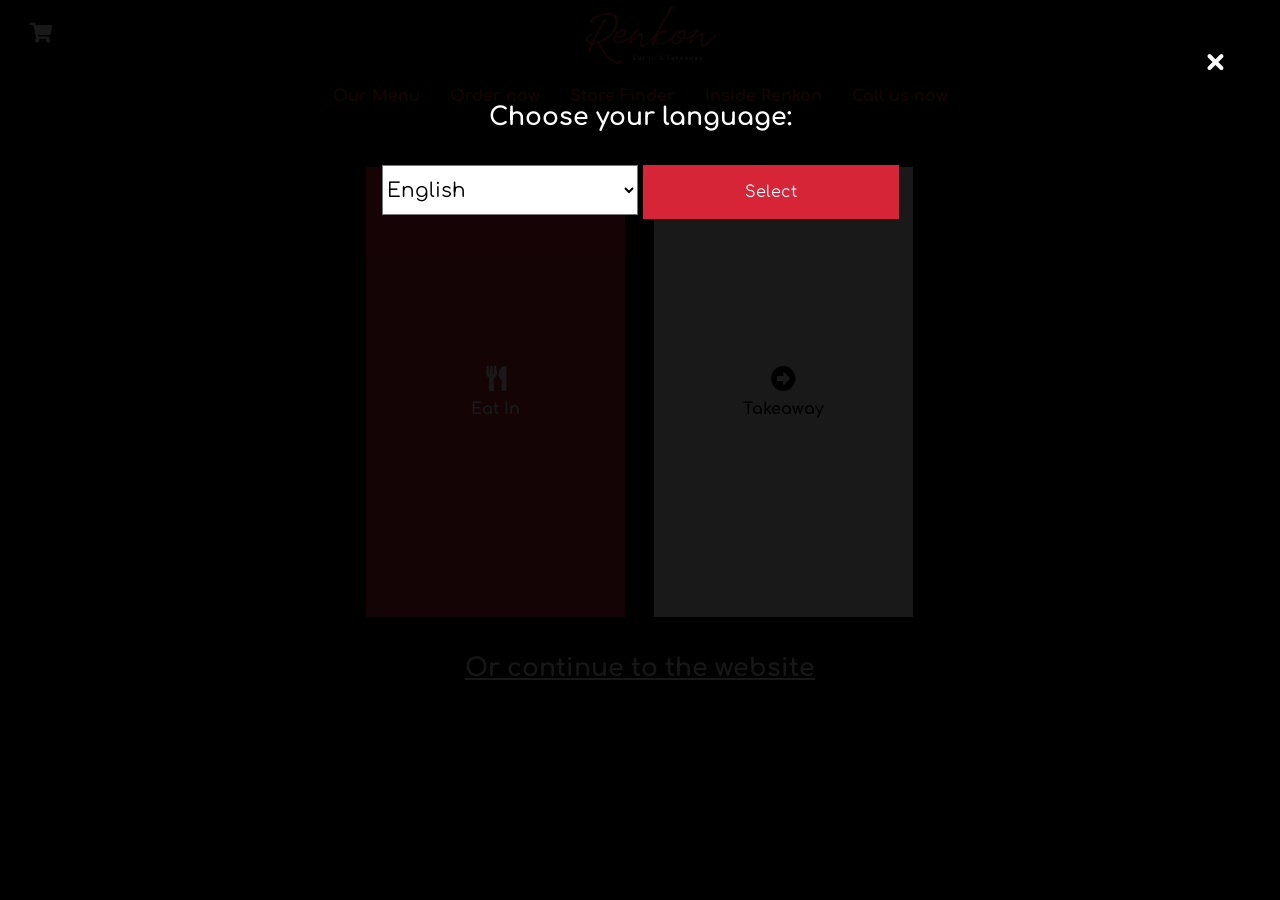
<file: index.html>
<!doctype html>
<html class="no-js" lang="">

<head>
  <meta charset="utf-8">
  <meta http-equiv="x-ua-compatible" content="ie=edge">
  <title>Renkon - Japanese Cuisine</title>
  <meta name="description" content="">
  <meta name="viewport" content="width=device-width, initial-scale=1, shrink-to-fit=no">
  <link rel="stylesheet" href="https://use.fontawesome.com/releases/v5.3.1/css/all.css" integrity="sha384-mzrmE5qonljUremFsqc01SB46JvROS7bZs3IO2EmfFsd15uHvIt+Y8vEf7N7fWAU" crossorigin="anonymous">
  <link rel="manifest" href="site.webmanifest">
  <link href="https://fonts.googleapis.com/css?family=Kaushan+Script" rel="stylesheet">
  <link href="https://fonts.googleapis.com/css?family=Comfortaa" rel="stylesheet">
  <link rel="apple-touch-icon" href="icon.png">
  <!-- Place favicon.ico in the root directory -->
  <link rel="stylesheet" href="css/normalize.css">
  <link rel="stylesheet" href="css/main.css">
</head>
<body>

<!-- FIRST NAV BAR -->
<ul class="main-nav">
    <!-- <li class="twitter_bird"><i class="fab fa-twitter"></i></li> -->
    <li><a href="order.html"><i class="fas fa-shopping-cart"></i></a></li>    
    <li class="logo"><img class="logo-img" src="renkonlogo.png" alt="renkon logo"></li>
    <li><a href="#"><i class="fas fa-bars"></i></a></li>
</ul>
<!-- FIRST NAV BAR -->


<!-- SECOND NAV BAR -->
<div class="main-nav-phone">
  <!-- <li class="twitter_bird"><i class="fab fa-twitter"></i></li> -->
  <a href="menu.html"><li>Our Menu</li></a>
  <a href="donburi.html"><li>Order now</li></a>
  <a href="store.html"><li>Store Finder</li></a>
  <a href="about.html"><li>Inside Renkon</li></a>
  <a href="tel:555-555-5555"><li>Call us now</li></a>
</div>
<!-- SECOND NAV BAR -->

<!-- TAB BAR -->
<ul class="tab-bar">
  <li><a href="menu.html"><i class="fas fa-utensils"></i><br>Menu</a></li>
  <li><a href="store.html"><i class="fas fa-store"></i><br>Store</a></li>
  <li><a href="index.html" class="active"><i class="far fa-credit-card active"></i><br>Order</a></li>
  <li><a href="tel:555-555-5555"><i class="fas fa-phone"></i><br>Phone</a></li>
  <li><a href="about.html"><i class="fas fa-question-circle"></i><br>About</a></li>
</ul>
<!-- TAB BAR -->
<div class="container">

<section class="eat-in-takeaway-wrapper">
  <a href="eat-in.html"><div class="eat-in hvr-grow">
    <div class="eat-in-content">
      <i class="fas fa-utensils"></i>
    <h4> Eat In</h4>
  </div>
  </div></a>
  <a href="donburi.html">
  <div class="takeaway hvr-grow">
    <div class="takeaway-content">
    <i class="fas fa-arrow-alt-circle-right"></i> 
    <h4>Takeaway</h4>
  </div>
  </div></a>
</section>
<a href="website.html"><h3 class="continue-text">Or continue to the website</h3></a>




<!-- TREATY OF WAITANGI - CHOOSE MAORI LANGUAGE -->
<div class="modal hide fade" id="myModal-language">
  <div class="modal-header">
    <a class="close" data-dismiss="modal">×</a>
    <h3>Choose your language:</h3>
  </div>
  <div class="modal-body">
    <div class="row row-language">
    <select class="select-language">
      <option>English</option>
      <option>Te Reo</option>
      <option>French</option>
      <option>German</option>
      <option>Iran</option>
      <option>Indian</option>
      <option>Albanian</option>
      <option>Spanish</option>
      <option>Pakistan</option>
      <option>Sri Lanka</option>
      <option>Russian</option>
      <option>English (UK)</option>
    </select>
    <button type="button" class="select-button">Select</button>
    </div>
  </div>
  <div class="modal-footer">
  </div>
<!-- TREATY OF WAITANGI - CHOOSE MAORI LANGUAGE -->
</div>
</div>
  <script src="js/vendor/modernizr-3.6.0.min.js"></script>
  <script src="https://code.jquery.com/jquery-3.3.1.min.js" integrity="sha256-FgpCb/KJQlLNfOu91ta32o/NMZxltwRo8QtmkMRdAu8=" crossorigin="anonymous"></script>
  <script>window.jQuery || document.write('<script src="js/vendor/jquery-3.3.1.min.js"><\/script>')</script>
  <script src="js/plugins.js"></script>
  <script src="js/main.js"></script>

  <!-- Google Analytics: change UA-XXXXX-Y to be your site's ID. -->
  <script>
    window.ga = function () { ga.q.push(arguments) }; ga.q = []; ga.l = +new Date;
    ga('create', 'UA-XXXXX-Y', 'auto'); ga('send', 'pageview')
  </script>
  <script src="https://www.google-analytics.com/analytics.js" async defer></script>

  <script src="https://ajax.googleapis.com/ajax/libs/jquery/3.3.1/jquery.min.js"></script>




</body>

</html>
</file>
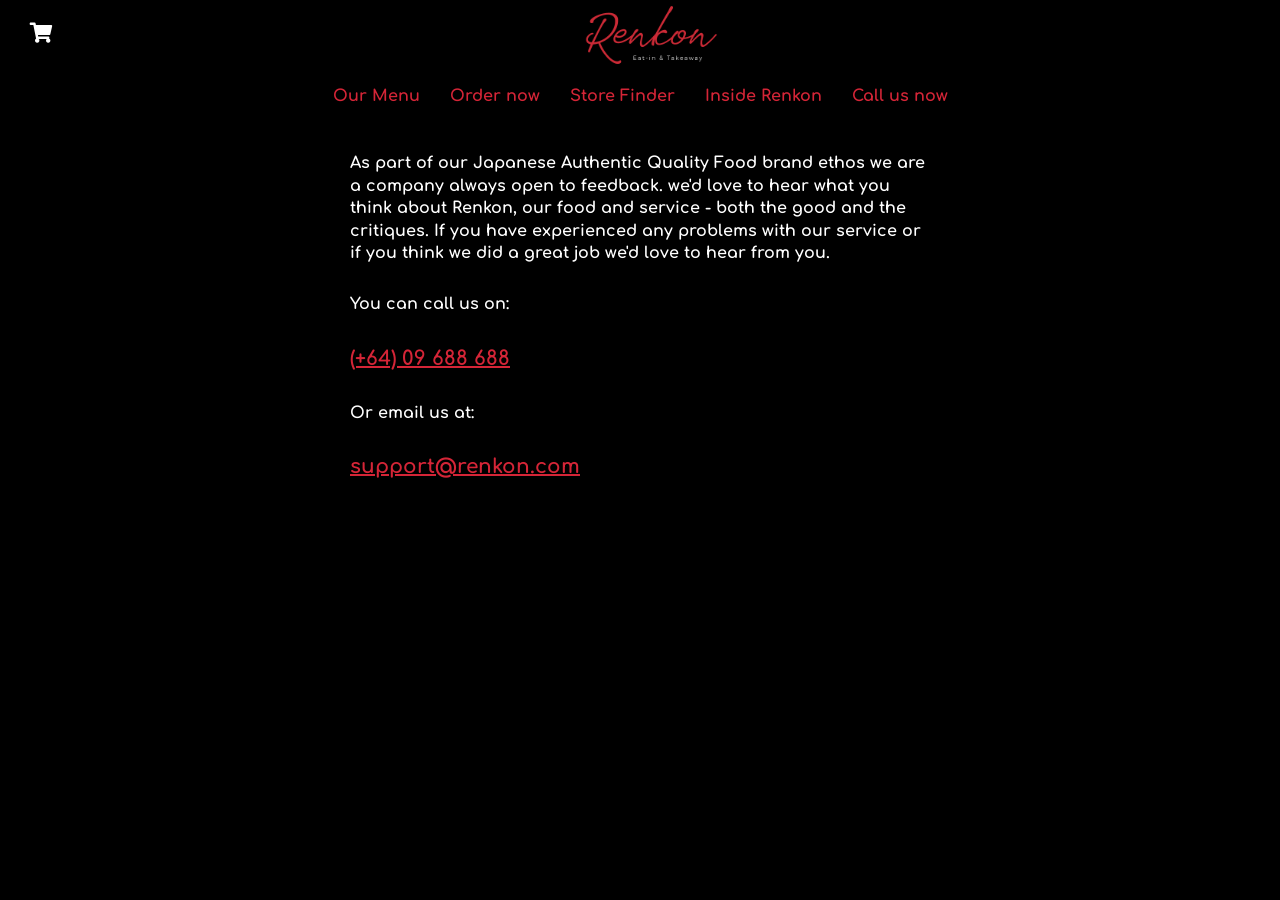
<file: about.html>
<!doctype html>
<html class="no-js" lang="">

<head>
  <meta charset="utf-8">
  <meta http-equiv="x-ua-compatible" content="ie=edge">
  <title>Renkon - Japanese Cuisine</title>
  <meta name="description" content="">
  <meta name="viewport" content="width=device-width, initial-scale=1, shrink-to-fit=no">
  <link rel="stylesheet" href="https://use.fontawesome.com/releases/v5.3.1/css/all.css" integrity="sha384-mzrmE5qonljUremFsqc01SB46JvROS7bZs3IO2EmfFsd15uHvIt+Y8vEf7N7fWAU" crossorigin="anonymous">
  <link rel="manifest" href="site.webmanifest">
  <link rel="apple-touch-icon" href="icon.png">
  <!-- Place favicon.ico in the root directory -->
  <link rel="stylesheet" href="css/normalize.css">
  <link rel="stylesheet" href="css/main.css">
</head>

<body>

<!-- FIRST NAV BAR -->
<ul class="main-nav">
    <!-- <li class="twitter_bird"><i class="fab fa-twitter"></i></li> -->
    <li><a href="order.html"><i class="fas fa-shopping-cart"></i></a></li>    
    <li class="logo"><img class="logo-img" src="renkonlogo.png" alt="renkon logo"></li>
    <li><a href="#"><i class="fas fa-bars"></i></a></li>
</ul>
<!-- FIRST NAV BAR -->



<!-- SECOND NAV BAR -->
<ul class="main-nav-phone">
  <!-- <li class="twitter_bird"><i class="fab fa-twitter"></i></li> -->
  <a href="menu.html"><li>Our Menu</li></a>
  <a href="donburi.html"><li>Order now</li></a>
  <a href="store.html"><li>Store Finder</li></a>
  <a href="about.html"><li>Inside Renkon</li></a>
  <a href="tel:555-555-5555"><li>Call us now</li></a>
</ul>
<!-- SECOND NAV BAR -->

<!-- TAB BAR -->
<ul class="tab-bar">
  <li><a href="menu.html"><i class="fas fa-utensils"></i><br>Menu</a></li>
  <li><a href="store.html"><i class="fas fa-store"></i> <br>Store</a></li>
  <li><a href="index.html"><i class="far fa-credit-card"></i> <br> Order</a></li>
  <li><a href="tel:555-555-5555"><i class="fas fa-phone"></i> <br>Phone</a></li>
  <li><a href="about.html" class="active"><i class="fas fa-question-circle active"></i><br> About</a></li>
</ul>
<!-- TAB BAR -->
<div class="container">


<section class="about-section">
    <h4>As part of our Japanese Authentic Quality Food brand ethos we are
        a company always open to feedback. we'd love to hear what you think about Renkon, our food
        and service - both the good and the critiques. If you have experienced any problems
        with our service or if you think we did a great job we'd love to hear from you.
    </h4>
    <h4>You can call us on:</h4>
   <a href="tel:555-555-5555"><h1>(+64) 09 688 688</h1></a>
    <h4>Or email us at:</h4>
    <a href="mailto:support@renkon.com"><h1>support@renkon.com</h1></a>
</section>

  
</div>



  <script src="js/vendor/modernizr-3.6.0.min.js"></script>
  <script src="https://code.jquery.com/jquery-3.3.1.min.js" integrity="sha256-FgpCb/KJQlLNfOu91ta32o/NMZxltwRo8QtmkMRdAu8=" crossorigin="anonymous"></script>
  <script>window.jQuery || document.write('<script src="js/vendor/jquery-3.3.1.min.js"><\/script>')</script>
  <script src="js/plugins.js"></script>
  <script src="js/main.js"></script>

  <!-- Google Analytics: change UA-XXXXX-Y to be your site's ID. -->
  <script>
    window.ga = function () { ga.q.push(arguments) }; ga.q = []; ga.l = +new Date;
    ga('create', 'UA-XXXXX-Y', 'auto'); ga('send', 'pageview')
  </script>
  <script src="https://www.google-analytics.com/analytics.js" async defer></script>

  <script src="https://ajax.googleapis.com/ajax/libs/jquery/3.3.1/jquery.min.js"></script>




</body>

</html>
</file>
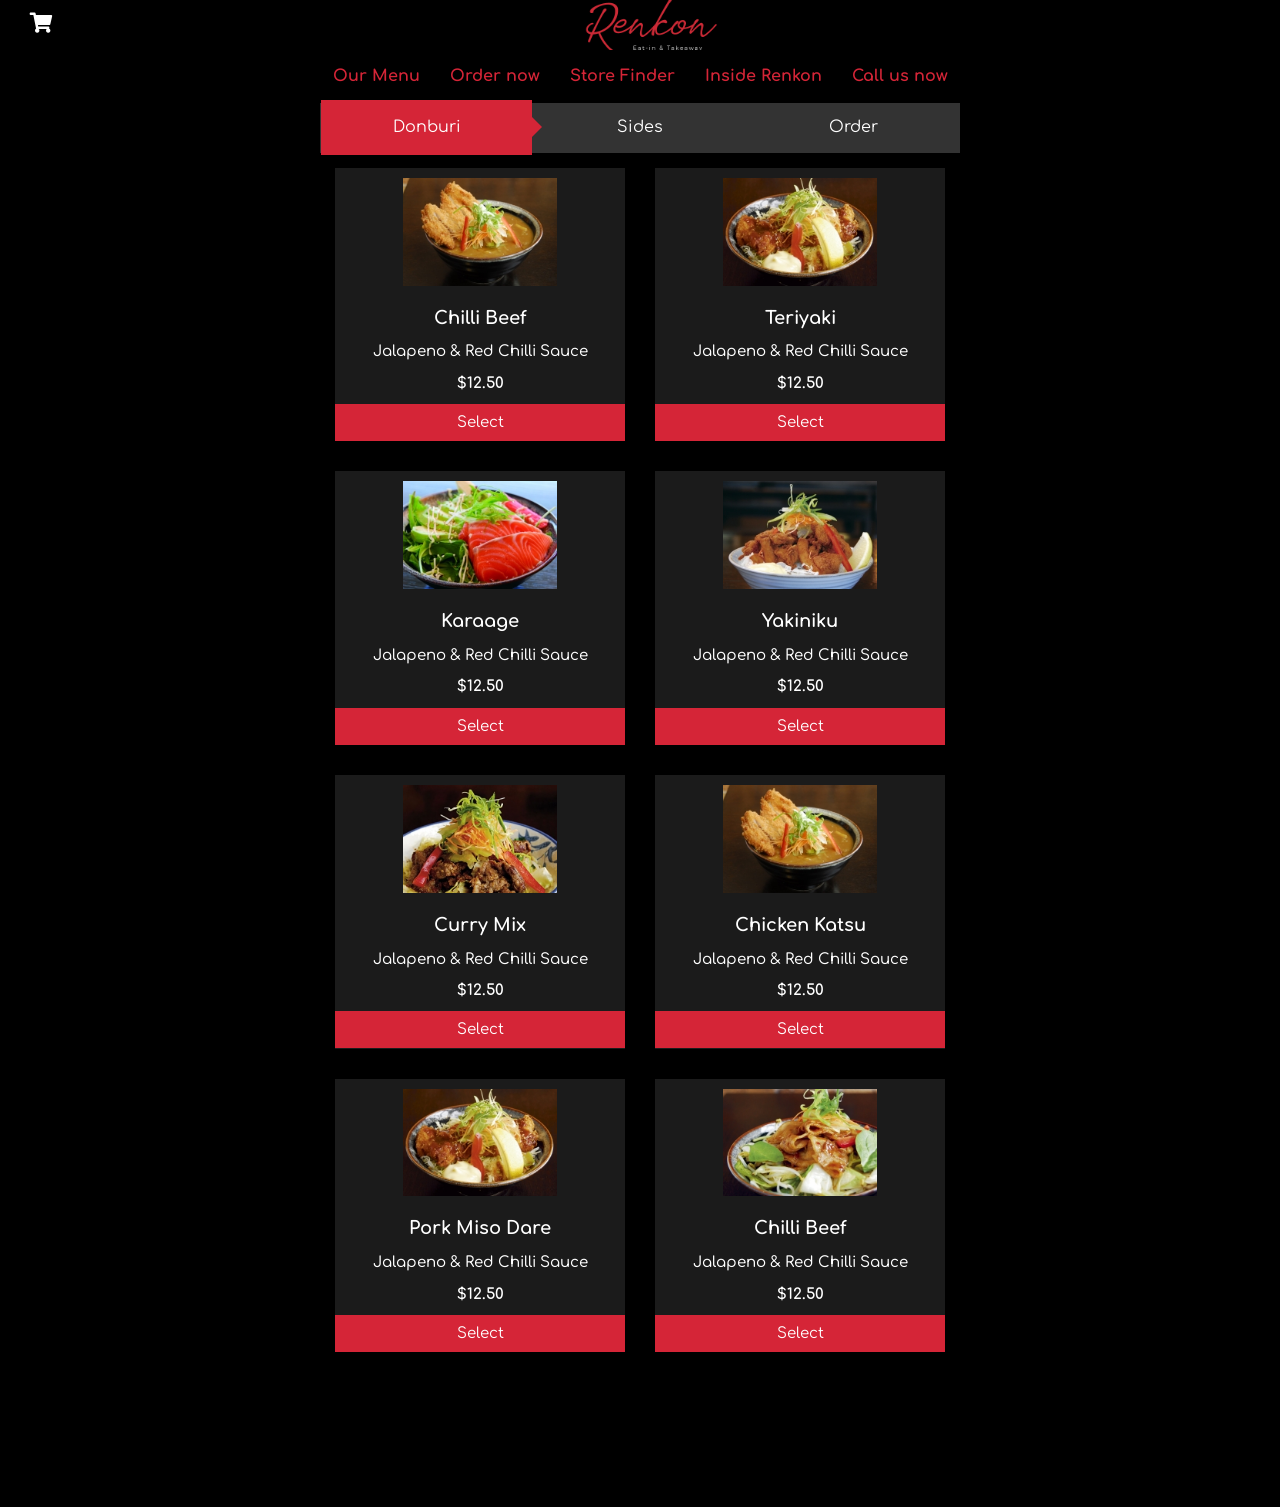
<file: donburi.html>
<!doctype html>
<html class="no-js" lang="">

<head>
  <meta charset="utf-8">
  <meta http-equiv="x-ua-compatible" content="ie=edge">
  <title>Renkon - Japanese Cuisine</title>
  <meta name="description" content="">
  <meta name="viewport" content="width=device-width, initial-scale=1, shrink-to-fit=no">
  <link rel="stylesheet" href="https://use.fontawesome.com/releases/v5.3.1/css/all.css" integrity="sha384-mzrmE5qonljUremFsqc01SB46JvROS7bZs3IO2EmfFsd15uHvIt+Y8vEf7N7fWAU" crossorigin="anonymous">
  <link rel="manifest" href="site.webmanifest">

  <!-- Latest compiled and minified CSS -->
  <link href="bootstrapcss/bootstrap.css" rel="stylesheet">
  <link rel="apple-touch-icon" href="icon.png">
  <!-- Place favicon.ico in the root directory -->
  <link rel="stylesheet" href="css/normalize.css">
  <link rel="stylesheet" href="css/main.css">
</head>

<body>



<!-- FIRST NAV BAR -->
<ul class="main-nav">
    <!-- <li class="twitter_bird"><i class="fab fa-twitter"></i></li> -->
    <li><a href="order.html"><i class="fas fa-shopping-cart"></i></a></li>    
    <li class="logo"><img class="logo-img" src="renkonlogo.png" alt="renkon logo"></li>
    <li><a href="#"><i class="fas fa-bars"></i></a></li>
</ul>
<!-- FIRST NAV BAR -->

<!-- SECOND NAV BAR -->
<ul class="main-nav-phone">
        <!-- <li class="twitter_bird"><i class="fab fa-twitter"></i></li> -->
        <a href="menu.html"><li>Our Menu</li></a>
        <a href="donburi.html"><li>Order now</li></a>
        <a href="store.html"><li>Store Finder</li></a>
        <a href="about.html"><li>Inside Renkon</li></a>
        <a href="tel:555-555-5555"><li>Call us now</li></a>
      </ul>
      <!-- SECOND NAV BAR -->

<!-- FIRST NAV BAR -->
<ul class="breadcrumb-nav">
    <a href="donburi.html" class="active-list hvr-bubble-right"> <li >Donburi</li></a>
    <a href="sides.html"><li>Sides</li></a>
    <a href="order.html"><li>Order</li></a>
</ul>
<!-- FIRST NAV BAR -->

<!-- DONBURI ROW -->
<div class="container container-donburi">
<div class="row">
        <a href="type.html">
    <div class="col-lg-6 col-xs-6 col-md-6 order-wrapper">
        <div class="order-item bg-dark">
            <img src="img/katsucurry.jpg">
            <h2>Chilli Beef</h2>
            <h5>Jalapeno & Red Chilli Sauce</h5>
            <h3>$12.50</h3>
           <button type="button" class="select-btn hvr-back-pulse">Select</button>
        </div>
    </a>
    </div>
    <a href="type.html">
    <div class="col-lg-6 col-xs-6 col-md-6 order-wrapper">
            <div class="order-item bg-dark">
                    <img src="img/misokatsudon.jpg">
                    <h2>Teriyaki</h2>
                    <h5>Jalapeno & Red Chilli Sauce</h5>
                    <h3>$12.50</h3>
                    <button type="button" class="select-btn hvr-back-pulse">Select</button>
                </div>
            </a>
    </div>

    <div class="col-lg-6 col-xs-6 col-md-6 order-wrapper">
            <a href="type.html">
            <div class="order-item bg-dark">
                    <img src="img/salmondon.jpg">
                    <h2>Karaage</h2>
                    <h5>Jalapeno & Red Chilli Sauce</h5>
                    <h3>$12.50</h3>
                    <button type="button" class="select-btn hvr-back-pulse">Select</button>
                </div>
            </a>
    </div>

    <div class="col-lg-6 col-xs-6 col-md-6 order-wrapper">
            <a href="type.html">
            <div class="order-item bg-dark">
                    <img src="img/chickenkaraage.jpg">
                    <h2>Yakiniku</h2>
                    <h5>Jalapeno & Red Chilli Sauce</h5>
                    <h3>$12.50</h3>
                    <button type="button" class="select-btn hvr-back-pulse">Select</button>
                </div>
            </a>
    </div>

    <div class="col-lg-6 col-xs-6 col-md-6 order-wrapper">
            <a href="type.html">
            <div class="order-item bg-dark">
                    <img src="img/chillibeef.jpg">
                    <h2>Curry Mix</h2>
                    <h5>Jalapeno & Red Chilli Sauce</h5>
                    <h3>$12.50</h3>
                    <button type="button" class="select-btn hvr-back-pulse">Select</button>
                </div>
            </a>
    </div>

    <div class="col-lg-6 col-xs-6 col-md-6 order-wrapper">
            <a href="type.html">
            <div class="order-item bg-dark">
                    <img src="img/katsucurry.jpg">
                    <h2>Chicken Katsu</h2>
                    <h5>Jalapeno & Red Chilli Sauce</h5>
                    <h3>$12.50</h3>
                   <button type="button" class="select-btn hvr-back-pulse">Select</button>
                </div>
            </a> 
    </div>

    <div class="col-lg-6 col-xs-6 col-md-6 order-wrapper last">
            <a href="type.html">
            <div class="order-item bg-dark">
                    <img src="img/misokatsudon.jpg">
                    <h2>Pork Miso Dare</h2>
                    <h5>Jalapeno & Red Chilli Sauce</h5>
                    <h3>$12.50</h3>
                   <button type="button" class="select-btn hvr-back-pulse">Select</button>
                </div>
            </a> 
    </div>

    <div class="col-lg-6 col-xs-6 col-md-6 order-wrapper last">
            <a href="type.html">
            <div class="order-item bg-dark">
                    <img src="img/porkmisodare.jpg">
                    <h2>Chilli Beef</h2>
                    <h5>Jalapeno & Red Chilli Sauce</h5>
                    <h3>$12.50</h3>
                   <button type="button" class="select-btn hvr-back-pulse">Select</button>
                </div>
            </a> 
    </div>
 </div>
</div>

<!-- TAB BAR -->
<ul class="tab-bar">
  <li><a href="menu.html"><i class="fas fa-utensils"></i><br>Menu</a></li>
  <li><a href="store.html"><i class="fas fa-store"></i><br>Store</a></li>
  <li><a href="index.html" class="active"><i class="far fa-credit-card active"></i><br>Order</a></li>
  <li><a href="tel:555-555-5555"><i class="fas fa-phone"></i><br>Phone</a></li>
  <li><a href="about.html"><i class="fas fa-question-circle"></i><br>About</a></li>
</ul>
<!-- TAB BAR -->


  <script src="js/vendor/modernizr-3.6.0.min.js"></script>
  <script src="https://code.jquery.com/jquery-3.3.1.min.js" integrity="sha256-FgpCb/KJQlLNfOu91ta32o/NMZxltwRo8QtmkMRdAu8=" crossorigin="anonymous"></script>
  <script>window.jQuery || document.write('<script src="js/vendor/jquery-3.3.1.min.js"><\/script>')</script>
  <script src="js/plugins.js"></script>
  <script src="js/main.js"></script>

  <!-- Google Analytics: change UA-XXXXX-Y to be your site's ID. -->
  <script>
    window.ga = function () { ga.q.push(arguments) }; ga.q = []; ga.l = +new Date;
    ga('create', 'UA-XXXXX-Y', 'auto'); ga('send', 'pageview')
  </script>
  <script src="https://www.google-analytics.com/analytics.js" async defer></script>

  <script src="https://ajax.googleapis.com/ajax/libs/jquery/3.3.1/jquery.min.js"></script>



<script src="bootstrapjs/bootstrap.js"></script>
</body>

</html>
</file>
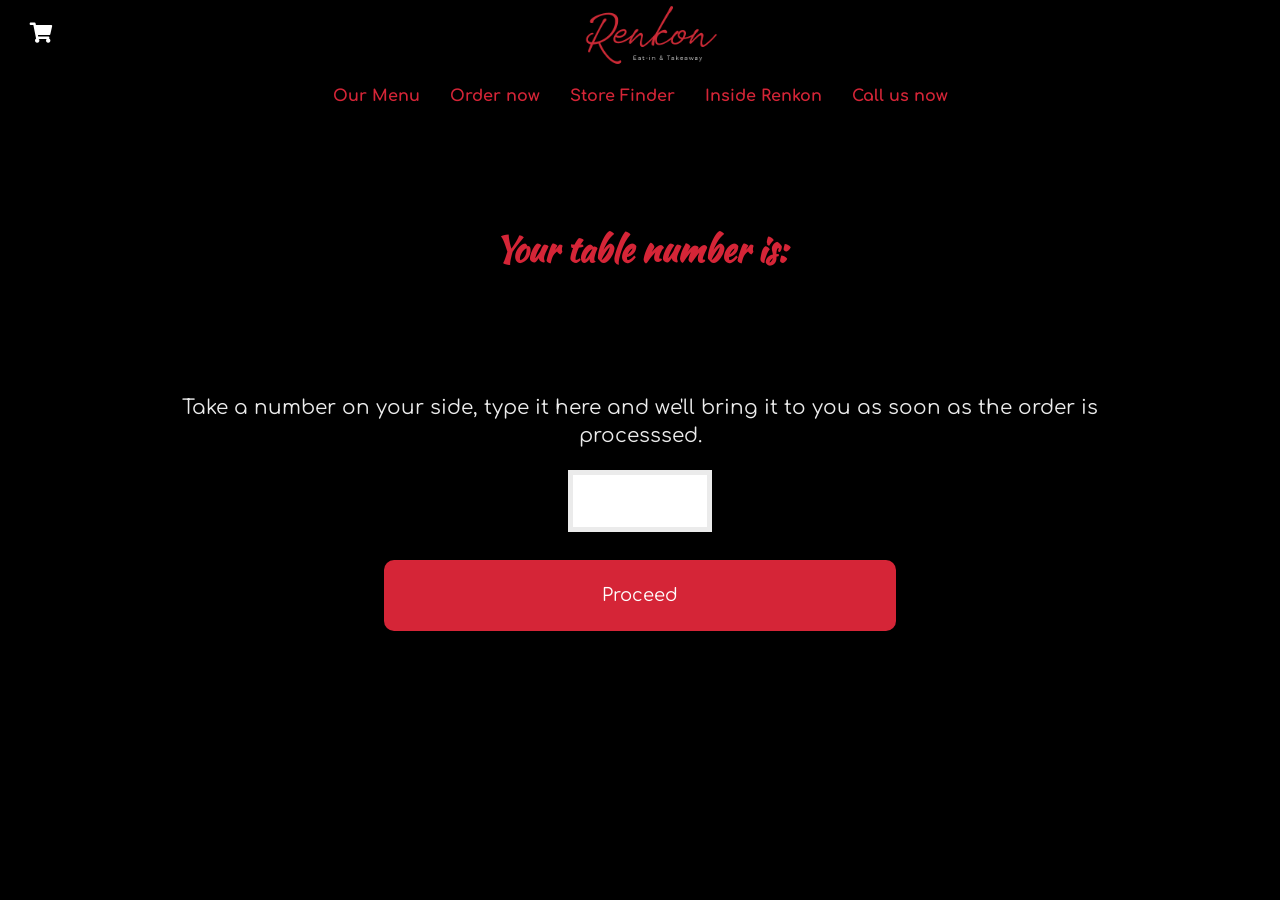
<file: eat-in.html>
<!doctype html>
<html class="no-js" lang="">

<head>
  <meta charset="utf-8">
  <meta http-equiv="x-ua-compatible" content="ie=edge">
  <title>Renkon - Japanese Cuisine</title>
  <meta name="description" content="">
  <meta name="viewport" content="width=device-width, initial-scale=1, shrink-to-fit=no">
  <link rel="stylesheet" href="https://use.fontawesome.com/releases/v5.3.1/css/all.css" integrity="sha384-mzrmE5qonljUremFsqc01SB46JvROS7bZs3IO2EmfFsd15uHvIt+Y8vEf7N7fWAU" crossorigin="anonymous">
  <link rel="manifest" href="site.webmanifest">
  <link rel="apple-touch-icon" href="icon.png">
  <!-- Place favicon.ico in the root directory -->
  <link rel="stylesheet" href="css/normalize.css">
  <link rel="stylesheet" href="css/main.css">
</head>

<body>

<!-- FIRST NAV BAR -->
<ul class="main-nav">
    <!-- <li class="twitter_bird"><i class="fab fa-twitter"></i></li> -->
    <li><a href="order.html"><i class="fas fa-shopping-cart"></i></a></li>   
    <li class="logo"><img class="logo-img" src="renkonlogo.png" alt="renkon logo"></li>
    <li><a href="#"><i class="fas fa-bars"></i></a></li>
</ul>
<!-- FIRST NAV BAR -->



<!-- SECOND NAV BAR -->
<ul class="main-nav-phone">
  <!-- <li class="twitter_bird"><i class="fab fa-twitter"></i></li> -->
  <a href="menu.html"><li>Our Menu</li></a>
  <a href="donburi.html"><li>Order now</li></a>
  <a href="store.html"><li>Store Finder</li></a>
  <a href="about.html"><li>Inside Renkon</li></a>
  <a href="tel:555-555-5555"><li>Call us now</li></a>
</ul>
<!-- SECOND NAV BAR -->
<section class="eat-in-choose-number-section">
  <h3>Your table number is:</h3>
  <div class="span-wrapper">
<span id="text-span"></span>
</div>
    <div class="text-number">
        <p>Take a number on your side,
            type it here and we'll bring it to you as soon as the order is processsed.
        </p>
    </div>

    <div class="input">
        <input type="number" pattern="\d*" id="input-number"  maxlength="2"/>
    </div>

        <a href="donburi.html"><button type="button" class="proceed-btn">Proceed</button></a>
</section>

<!-- TAB BAR -->
<ul class="tab-bar">
  <li><a href="menu.html"><i class="fas fa-utensils"></i><br>Menu</a></li>
  <li><a href="store.html"><i class="fas fa-store"></i><br>Store</a></li>
  <li><a href="index.html" class="active"><i class="far fa-credit-card active"></i><br>Order</a></li>
  <li><a href="tel:555-555-5555"><i class="fas fa-phone"></i><br>Phone</a></li>
  <li><a href="about.html"><i class="fas fa-question-circle"></i><br>About</a></li>
</ul>
<!-- TAB BAR -->


  <script src="js/vendor/modernizr-3.6.0.min.js"></script>
  <script src="https://code.jquery.com/jquery-3.3.1.min.js" integrity="sha256-FgpCb/KJQlLNfOu91ta32o/NMZxltwRo8QtmkMRdAu8=" crossorigin="anonymous"></script>
  <script>window.jQuery || document.write('<script src="js/vendor/jquery-3.3.1.min.js"><\/script>')</script>
  <script src="js/plugins.js"></script>
  <script src="js/main.js"></script>

  <!-- Google Analytics: change UA-XXXXX-Y to be your site's ID. -->
  <script>
    window.ga = function () { ga.q.push(arguments) }; ga.q = []; ga.l = +new Date;
    ga('create', 'UA-XXXXX-Y', 'auto'); ga('send', 'pageview')
  </script>
  <script src="https://www.google-analytics.com/analytics.js" async defer></script>

  <script src="https://ajax.googleapis.com/ajax/libs/jquery/3.3.1/jquery.min.js"></script>




</body>

</html>
</file>
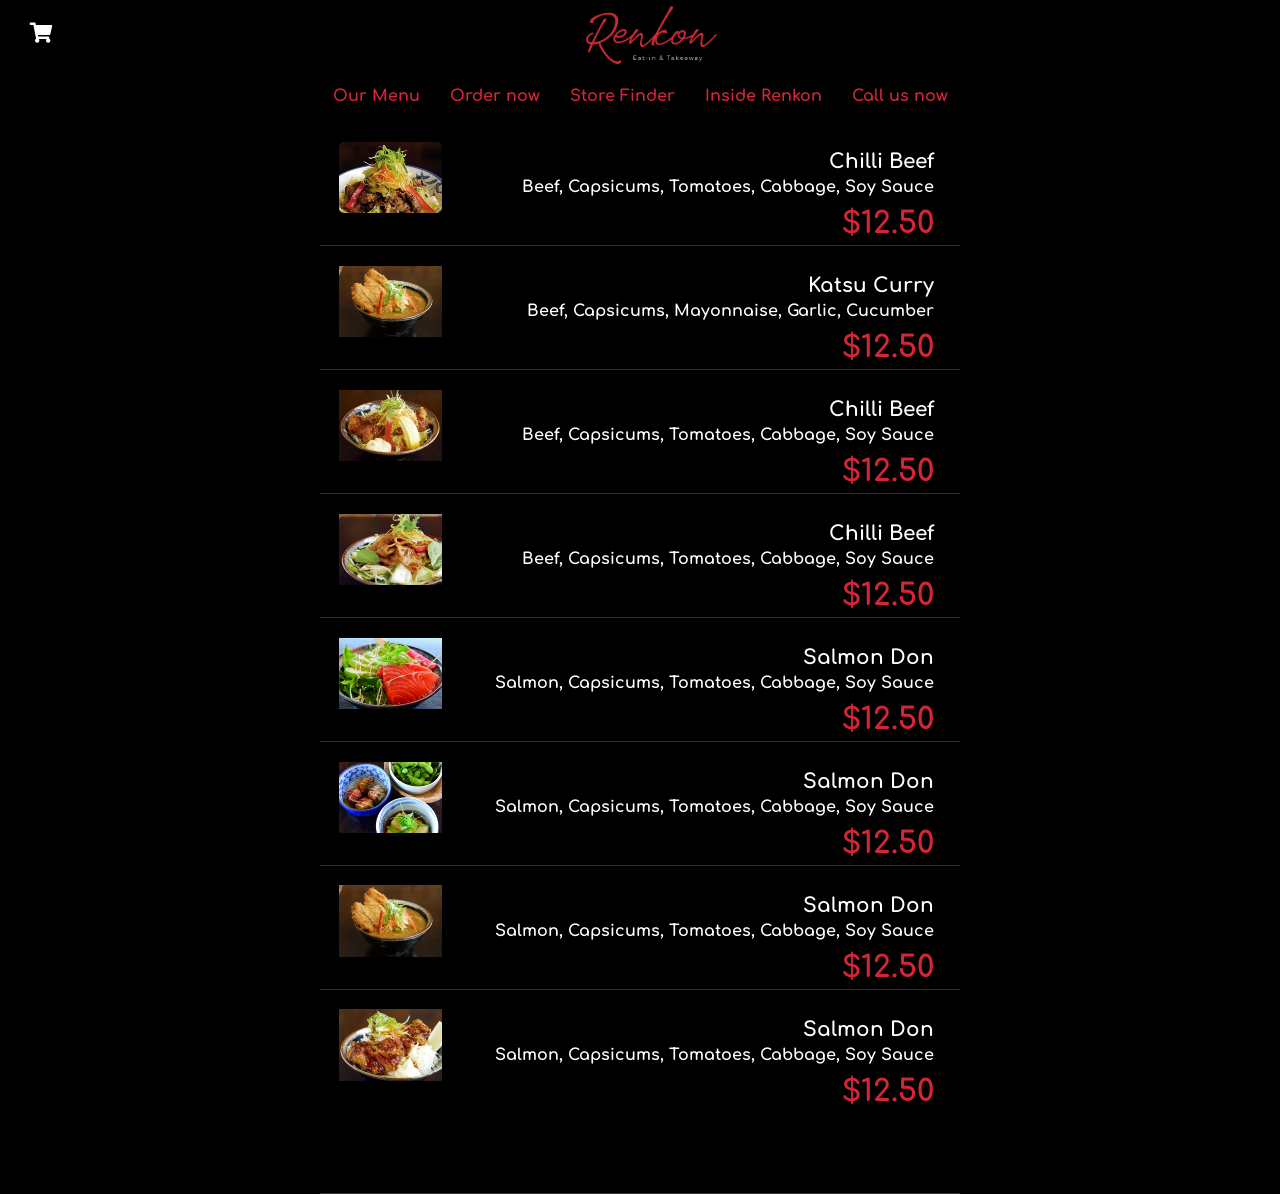
<file: menu.html>
<!doctype html>
<html class="no-js" lang="">

<head>
  <meta charset="utf-8">
  <meta http-equiv="x-ua-compatible" content="ie=edge">
  <title>Renkon - Japanese Cuisine</title>
  <meta name="description" content="">
  <meta name="viewport" content="width=device-width, initial-scale=1, shrink-to-fit=no">
  <link rel="stylesheet" href="https://use.fontawesome.com/releases/v5.3.1/css/all.css" integrity="sha384-mzrmE5qonljUremFsqc01SB46JvROS7bZs3IO2EmfFsd15uHvIt+Y8vEf7N7fWAU" crossorigin="anonymous">
  <link rel="manifest" href="site.webmanifest">
  <link rel="apple-touch-icon" href="icon.png">
  <!-- Place favicon.ico in the root directory -->
  <link rel="stylesheet" href="css/normalize.css">
  <link rel="stylesheet" href="css/main.css">
</head>

<body>

<!-- FIRST NAV BAR -->
<ul class="main-nav">
    <!-- <li class="twitter_bird"><i class="fab fa-twitter"></i></li> -->
    <li><a href="order.html"><i class="fas fa-shopping-cart"></i></a></li>    
    <li class="logo"><img class="logo-img" src="renkonlogo.png" alt="renkon logo"></li>
    <li><a href="#"><i class="fas fa-bars"></i></a></li>
</ul>
<!-- FIRST NAV BAR -->


<!-- SECOND NAV BAR -->
<ul class="main-nav-phone">
  <!-- <li class="twitter_bird"><i class="fab fa-twitter"></i></li> -->
  <a href="menu.html"><li>Our Menu</li></a>
  <a href="donburi.html"><li>Order now</li></a>
  <a href="store.html"><li>Store Finder</li></a>
  <a href="about.html"><li>Inside Renkon</li></a>
  <a href="tel:555-555-5555"><li>Call us now</li></a>
</ul>
<!-- SECOND NAV BAR -->

<!-- TAB BAR -->
<ul class="tab-bar">
  <li><a href="menu.html" class="active"><i class="fas fa-utensils active"></i><br>Menu</a></li>
  <li><a href="store.html"><i class="fas fa-store"></i><br>Store</a></li>
  <li>  <a href="index.html"><i class="far fa-credit-card"></i><br>Order</a></li>
  <li><a href="tel:555-555-5555"><i class="fas fa-phone"></i> <br>Phone</a></li>
  <li><a href="about.html"><i class="fas fa-question-circle"></i><br>About</a></li>
</ul>
<!-- TAB BAR -->
<div class="container">


<section class="menu-item">
  <div class="image-left">
    <img src="img/chillibeef.jpg" id="myImg">
  </div>
  <div class="text-right">
    <h4>Chilli Beef</h4>
    <h6>Beef, Capsicums, Tomatoes, Cabbage, Soy Sauce</h4>
    <h3>$12.50</h3>
  </div>
</section>

<section class="menu-item">
  <div class="image-left">
    <img src="img/katsucurry.jpg" id="myImg2">
  </div>
  <div class="text-right">
    <h4>Katsu Curry</h4>
    <h6>Beef, Capsicums, Mayonnaise, Garlic, Cucumber</h4>
    <h3>$12.50</h3>
  </div>
</section>

<section class="menu-item">
  <div class="image-left">
    <img src="img/misokatsudon.jpg" id="myImg3">
  </div>
  <div class="text-right">
    <h4>Chilli Beef</h4>
    <h6>Beef, Capsicums, Tomatoes, Cabbage, Soy Sauce</h4>
    <h3>$12.50</h3>
  </div>
</section>

<section class="menu-item">
  <div class="image-left">
    <img src="img/porkmisodare.jpg" id="myImg4">
  </div>
  <div class="text-right">
    <h4>Chilli Beef</h4>
    <h6>Beef, Capsicums, Tomatoes, Cabbage, Soy Sauce</h4>
    <h3>$12.50</h3>
  </div>
</section>

<section class="menu-item">
  <div class="image-left">
    <img src="img/salmondon.jpg" id="myImg5">
  </div>
  <div class="text-right">
    <h4>Salmon Don</h4>
    <h6>Salmon, Capsicums, Tomatoes, Cabbage, Soy Sauce</h4>
    <h3>$12.50</h3>
  </div>
</section>

<section class="menu-item">
  <div class="image-left">
    <img src="img/sidedishes.jpg" id="myImg6">
  </div>
  <div class="text-right">
    <h4>Salmon Don</h4>
    <h6>Salmon, Capsicums, Tomatoes, Cabbage, Soy Sauce</h4>
    <h3>$12.50</h3>
  </div>
</section>


<section class="menu-item">
  <div class="image-left">
    <img src="img/katsucurry.jpg" id="myImg7">
  </div>
  <div class="text-right">
    <h4>Salmon Don</h4>
    <h6>Salmon, Capsicums, Tomatoes, Cabbage, Soy Sauce</h4>
    <h3>$12.50</h3>
  </div>
</section>


<section class="menu-item last">
  <div class="image-left">
    <img src="img/saucekatsudon.jpg" id="myImg8">
  </div>
  <div class="text-right">
    <h4>Salmon Don</h4>
    <h6>Salmon, Capsicums, Tomatoes, Cabbage, Soy Sauce</h4>
    <h3>$12.50</h3>
  </div>
</section>


<!-- Trigger the Modal FOR SALMON -->

<!-- The Modal -->
<div id="myModal" class="modal">
  <!-- The Close Button -->
  <span class="close">&times;</span>
  <!-- Modal Content (The Image) -->
  <div class="img-title-btn">
  <img class="modal-content" id="img01">
  <h3 class="modal-title">Salmon Don Kon</h3>
  <h5>Mayonnaise, Cucumber, Salmon, Fresh Garlic, Noodles Or Rice & Capsicums.</h5>
  <a href="sides.html"><button type="button" class="btn-add">Add to cart</button></a>
  <!-- Modal Caption (Image Text) -->
</div>
  <div id="caption"></div>
</div>

</div>


  <script src="js/vendor/modernizr-3.6.0.min.js"></script>
  <script src="https://code.jquery.com/jquery-3.3.1.min.js" integrity="sha256-FgpCb/KJQlLNfOu91ta32o/NMZxltwRo8QtmkMRdAu8=" crossorigin="anonymous"></script>
  <script>window.jQuery || document.write('<script src="js/vendor/jquery-3.3.1.min.js"><\/script>')</script>
  <script src="js/plugins.js"></script>
  <script src="js/main.js"></script>

  <!-- Google Analytics: change UA-XXXXX-Y to be your site's ID. -->
  <script>
    window.ga = function () { ga.q.push(arguments) }; ga.q = []; ga.l = +new Date;
    ga('create', 'UA-XXXXX-Y', 'auto'); ga('send', 'pageview')
  </script>
  <script src="https://www.google-analytics.com/analytics.js" async defer></script>

  <script src="https://ajax.googleapis.com/ajax/libs/jquery/3.3.1/jquery.min.js"></script>




</body>

</html>
</file>
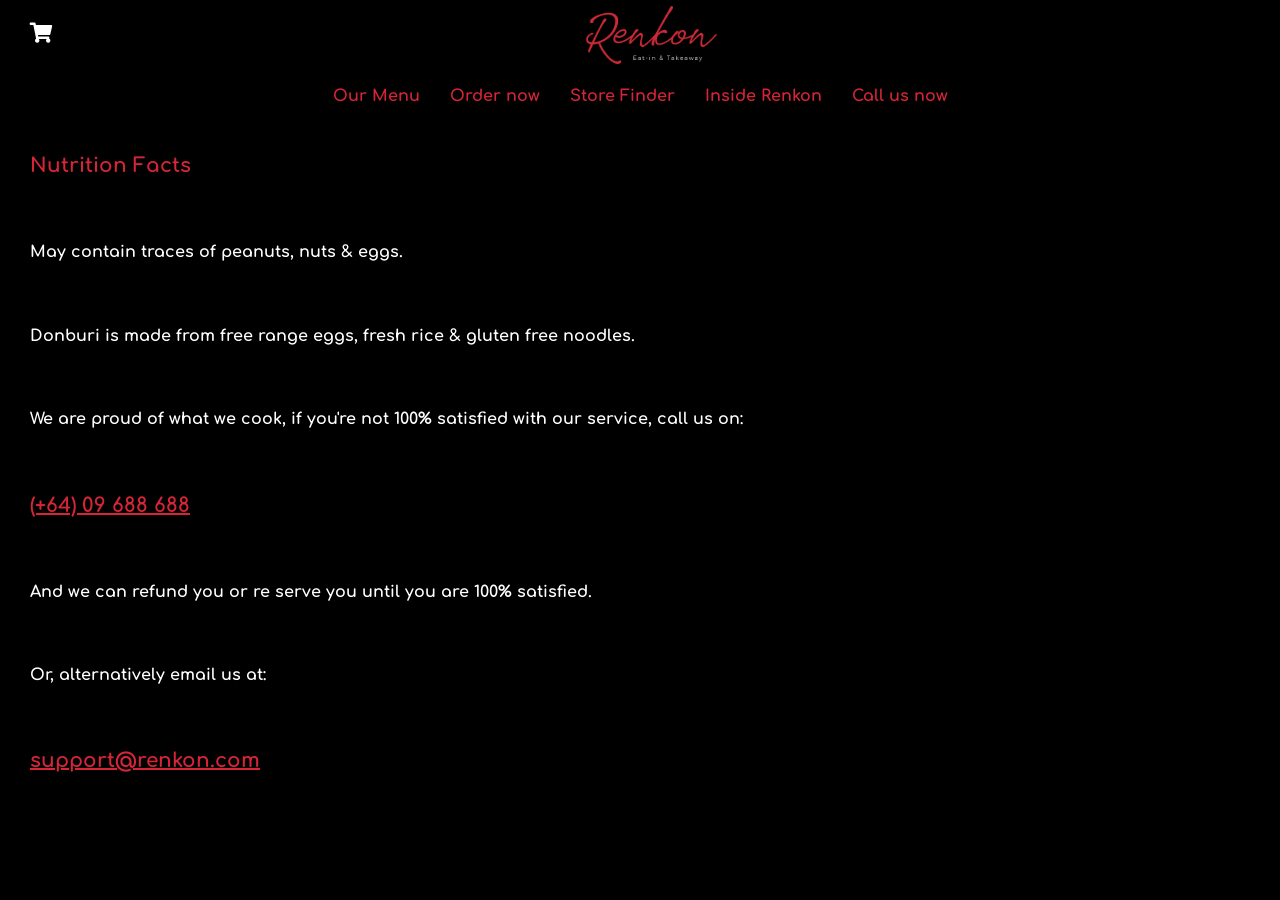
<file: nutrition.html>
<!doctype html>
<html class="no-js" lang="">

<head>
  <meta charset="utf-8">
  <meta http-equiv="x-ua-compatible" content="ie=edge">
  <title>Renkon - Japanese Cuisine</title>
  <meta name="description" content="">
  <meta name="viewport" content="width=device-width, initial-scale=1, shrink-to-fit=no">
  <link rel="stylesheet" href="https://use.fontawesome.com/releases/v5.3.1/css/all.css" integrity="sha384-mzrmE5qonljUremFsqc01SB46JvROS7bZs3IO2EmfFsd15uHvIt+Y8vEf7N7fWAU" crossorigin="anonymous">
  <link rel="manifest" href="site.webmanifest">
  <link rel="apple-touch-icon" href="icon.png">
  <!-- Place favicon.ico in the root directory -->
  <link rel="stylesheet" href="css/normalize.css">
  <link rel="stylesheet" href="css/main.css">
</head>

<body>

<!-- FIRST NAV BAR -->
<ul class="main-nav">
    <!-- <li class="twitter_bird"><i class="fab fa-twitter"></i></li> -->
    <li><a href="order.html"><i class="fas fa-shopping-cart"></i></a></li>    
    <li class="logo"><img class="logo-img" src="renkonlogo.png" alt="renkon logo"></li>
    <li><a href="#"><i class="fas fa-bars"></i></a></li>
</ul>
<!-- FIRST NAV BAR -->



<!-- SECOND NAV BAR -->
<ul class="main-nav-phone">
  <!-- <li class="twitter_bird"><i class="fab fa-twitter"></i></li> -->
  <a href="menu.html"><li>Our Menu</li></a>
  <a href="donburi.html"><li>Order now</li></a>
  <a href="store.html"><li>Store Finder</li></a>
  <a href="about.html"><li>Inside Renkon</li></a>
  <a href="tel:555-555-5555"><li>Call us now</li></a>
</ul>
<!-- SECOND NAV BAR -->

<!-- TAB BAR -->
<ul class="tab-bar">
  <li><a href="menu.html"><i class="fas fa-utensils"></i><br>Menu</a></li>
  <li><i class="fas fa-store"></i> <br>Store</a></li>
  <li><a href="index.html"><i class="far fa-credit-card"></i><br>  Order</a></li>
  <li><a href="tel:555-555-5555"><i class="fas fa-phone"></i><br> Phone</a></li>
  <li><a href="about.html" class="active"><i class="fas fa-question-circle active"></i><br> About</a></li>
</ul>
<!-- TAB BAR -->


<section class="about-section">
  <h1>Nutrition Facts</h1>
    <h4>May contain traces of peanuts, nuts & eggs.
    </h4>
    <h4>Donburi is made from free range eggs, fresh rice & gluten free noodles.</h4>
    <h4>We are proud of what we cook, if you're not 100% satisfied with our service, call us on:</h4>
    <a href="tel:555-555-5555"><h1>(+64) 09 688 688</h1></a>
    <h4>And we can refund you or re serve you until you are 100% satisfied.</h4>
    <h4>Or, alternatively email us at:</h4>
    <a href="mailto:support@renkon.com"><h1>support@renkon.com</h1></a>
</section>





  <script src="js/vendor/modernizr-3.6.0.min.js"></script>
  <script src="https://code.jquery.com/jquery-3.3.1.min.js" integrity="sha256-FgpCb/KJQlLNfOu91ta32o/NMZxltwRo8QtmkMRdAu8=" crossorigin="anonymous"></script>
  <script>window.jQuery || document.write('<script src="js/vendor/jquery-3.3.1.min.js"><\/script>')</script>
  <script src="js/plugins.js"></script>
  <script src="js/main.js"></script>

  <!-- Google Analytics: change UA-XXXXX-Y to be your site's ID. -->
  <script>
    window.ga = function () { ga.q.push(arguments) }; ga.q = []; ga.l = +new Date;
    ga('create', 'UA-XXXXX-Y', 'auto'); ga('send', 'pageview')
  </script>
  <script src="https://www.google-analytics.com/analytics.js" async defer></script>

  <script src="https://ajax.googleapis.com/ajax/libs/jquery/3.3.1/jquery.min.js"></script>




</body>

</html>
</file>
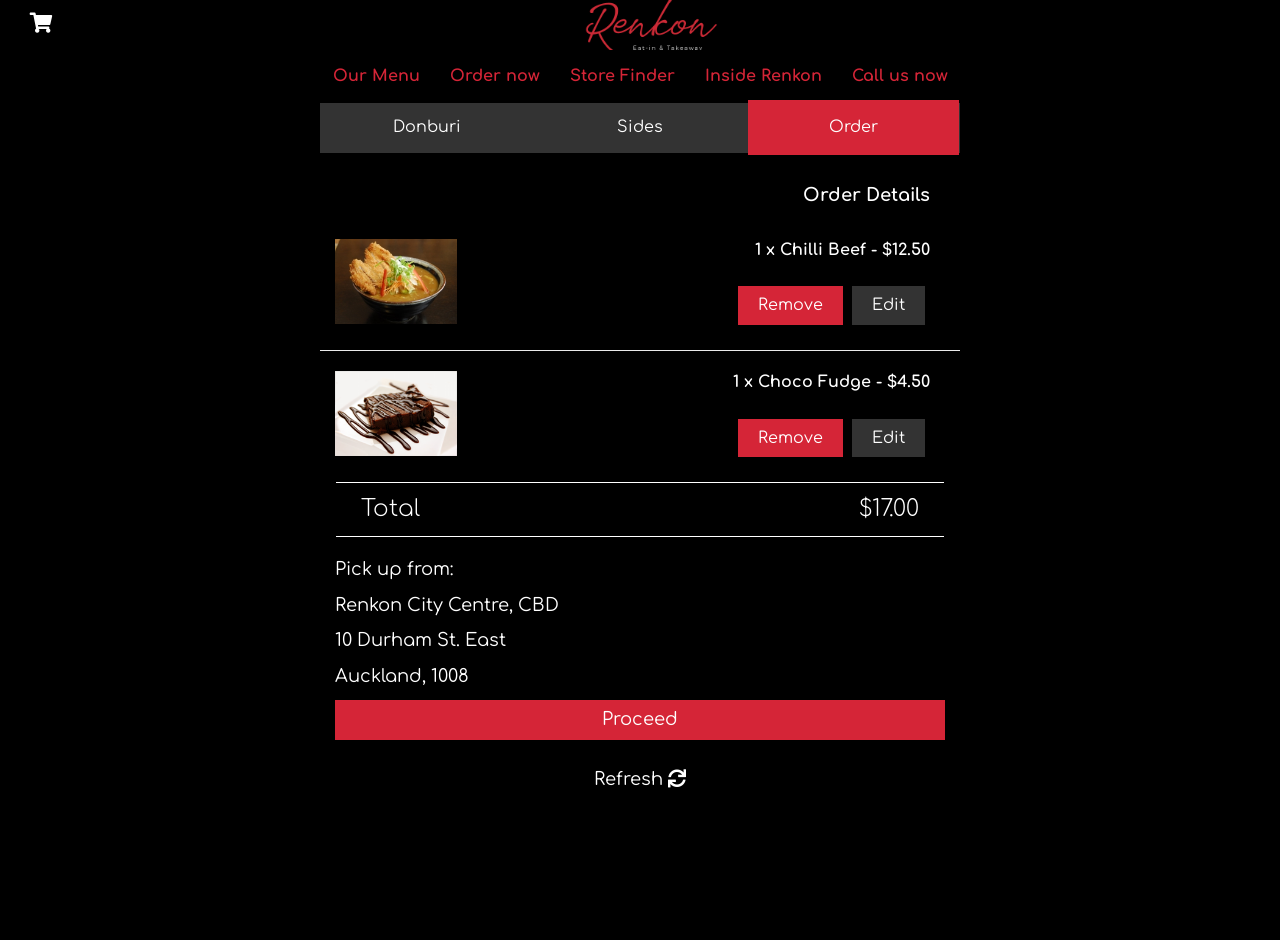
<file: order.html>
<!doctype html>
<html class="no-js" lang="">

<head>
  <meta charset="utf-8">
  <meta http-equiv="x-ua-compatible" content="ie=edge">
  <title>Renkon - Japanese Cuisine</title>
  <meta name="description" content="">
  <meta name="viewport" content="width=device-width, initial-scale=1, shrink-to-fit=no">
  <link rel="stylesheet" href="https://use.fontawesome.com/releases/v5.3.1/css/all.css" integrity="sha384-mzrmE5qonljUremFsqc01SB46JvROS7bZs3IO2EmfFsd15uHvIt+Y8vEf7N7fWAU" crossorigin="anonymous">
  <link rel="manifest" href="site.webmanifest">

  <!-- Latest compiled and minified CSS -->
  <link href="bootstrapcss/bootstrap.css" rel="stylesheet">
  <link rel="apple-touch-icon" href="icon.png">
  <!-- Place favicon.ico in the root directory -->
  <link rel="stylesheet" href="css/normalize.css">
  <link rel="stylesheet" href="css/main.css">
</head>

<body>


<!-- TAB BAR -->
<ul class="tab-bar">
    <li><a href="menu.html"><i class="fas fa-utensils"></i><br>Menu</a></li>
    <li><a href="store.html"><i class="fas fa-store"></i><br>Store</a></li>
    <li><a href="index.html" class="active"><i class="far fa-credit-card active"></i><br>Order</a></li>
    <li><a href="tel:555-555-5555"><i class="fas fa-phone"></i><br>Phone</a></li>
    <li><a href="about.html"><i class="fas fa-question-circle"></i><br>About</a></li>
</ul>
  <!-- TAB BAR -->
<!-- FIRST NAV BAR -->
<ul class="main-nav">
    <!-- <li class="twitter_bird"><i class="fab fa-twitter"></i></li> -->
    <li><a href="order.html"><i class="fas fa-shopping-cart"></i></a></li>
    <li class="logo"><img class="logo-img" src="renkonlogo.png" alt="renkon logo"></li>
    <li><a href="#"><i class="fas fa-bars"></i></a></li>
</ul>
<!-- FIRST NAV BAR -->

<!-- SECOND NAV BAR -->
<ul class="main-nav-phone">
  <!-- <li class="twitter_bird"><i class="fab fa-twitter"></i></li> -->
  <a href="menu.html"><li>Our Menu</li></a>
  <a href="donburi.html"><li>Order now</li></a>
  <a href="store.html"><li>Store Finder</li></a>
  <a href="about.html"><li>Inside Renkon</li></a>
  <a href="tel:555-555-5555"><li>Call us now</li></a>
</ul>
<!-- SECOND NAV BAR -->

<!-- FIRST NAV BAR -->
<ul class="breadcrumb-nav">
    <a href="donburi.html"> <li >Donburi</li></a>
    <a href="sides.html"><li>Sides</li></a>
    <a href="order.html" class="active-list-background-colour"><li>Order</li></a>
</ul>
<!-- FIRST NAV BAR -->

<!-- DONBURI ROW -->
<div class="container container-order">
  <div class="row order-details">
        <h3>Order Details</h3>
    <div class="col-lg-12 col-xs-12 col-md-12 text-white order-one">

      <div class="col-lg-4 col-xs-4 col-md-4 order-wrapper">
          <img src="img/katsucurry.jpg">
      </div>
      <div class="col-lg-8 col-xs-8 col-md-8 order-details">
          <h4>1 x Chilli Beef - $12.50</h4>
          <button type="button" class="btn-remove btn-remove-one">Remove</button>
          <a href="donburi.html"><button type="button" class="btn-edit">Edit</button></a>
      </div>

  </div>


  <div class="col-lg-12 col-xs-12 col-md-12 text-white margin-top-2 order-two">

      <div class="col-lg-4 col-xs-4 col-md-4 order-wrapper">
          <img src="img/side-fudge.png">
      </div>
      <div class="col-lg-8 col-xs-8 col-md-8 order-details">
          <h4>1 x Choco Fudge - $4.50</h4>
          <button type="button" class="btn-remove btn-remove-two">Remove</button>
         <a href="sides.html"><button type="button" class="btn-edit">Edit</button></a> 
      </div>

  </div>
 </div>
</div>

<div class="container container-order">
  <div class="row row-total">
    <div class="col-lg-12 col-sm-12 col-md-12">
      <h2 class="pull-left">Total</h2>
      <h2 class="pull-right">$17.00</h2>
    </div>
  </div>
</div>

<div class="container container-pickup">
  <p>Pick up from:</p>
  <p>Renkon City Centre, CBD</p>
  <p>10 Durham St. East</p>
  <p>Auckland, 1008</p>
 <a href="payment.html"><button type="button" class="btn-proceed">Proceed</button></a> 
 <a href="#"><button type="button" class="btn-refresh">Refresh <i class="fas fa-sync"></i></button></a> 

</div>


  <script src="js/vendor/modernizr-3.6.0.min.js"></script>
  <script src="https://code.jquery.com/jquery-3.3.1.min.js" integrity="sha256-FgpCb/KJQlLNfOu91ta32o/NMZxltwRo8QtmkMRdAu8=" crossorigin="anonymous"></script>
  <script>window.jQuery || document.write('<script src="js/vendor/jquery-3.3.1.min.js"><\/script>')</script>
  <script src="js/plugins.js"></script>
  <script src="js/main.js"></script>

  <!-- Google Analytics: change UA-XXXXX-Y to be your site's ID. -->
  <script>
    window.ga = function () { ga.q.push(arguments) }; ga.q = []; ga.l = +new Date;
    ga('create', 'UA-XXXXX-Y', 'auto'); ga('send', 'pageview')
  </script>
  <script src="https://www.google-analytics.com/analytics.js" async defer></script>

  <script src="https://ajax.googleapis.com/ajax/libs/jquery/3.3.1/jquery.min.js"></script>



<script src="bootstrapjs/bootstrap.js"></script>
</body>

</html>
</file>
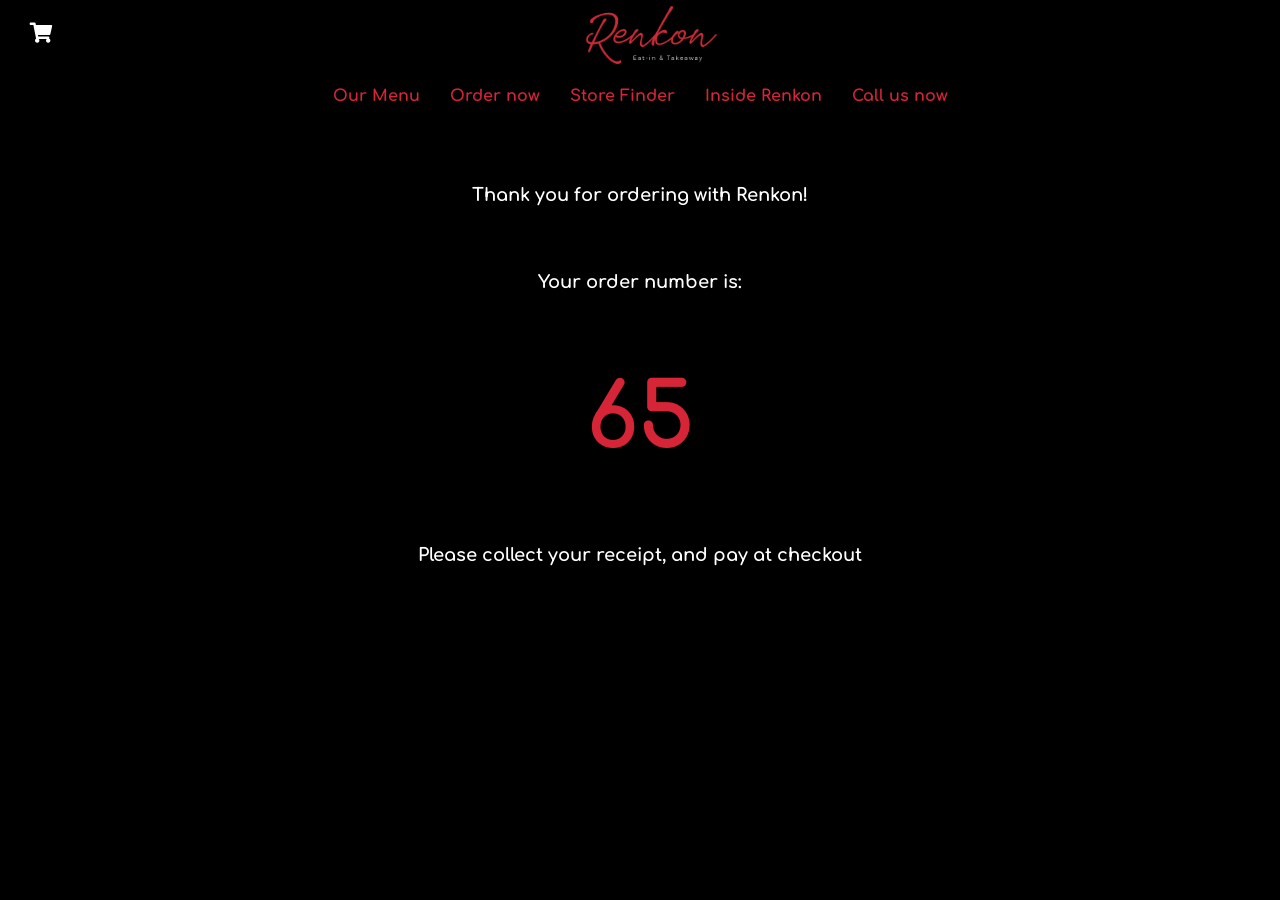
<file: receipt.html>
<!doctype html>
<html class="no-js" lang="">

<head>
  <meta charset="utf-8">
  <meta http-equiv="x-ua-compatible" content="ie=edge">
  <title>Renkon - Japanese Cuisine</title>  
  <meta name="description" content="">
  <meta name="viewport" content="width=device-width, initial-scale=1, shrink-to-fit=no">
  <link rel="stylesheet" href="https://use.fontawesome.com/releases/v5.3.1/css/all.css" integrity="sha384-mzrmE5qonljUremFsqc01SB46JvROS7bZs3IO2EmfFsd15uHvIt+Y8vEf7N7fWAU" crossorigin="anonymous">
  <link rel="manifest" href="site.webmanifest">
  <link rel="apple-touch-icon" href="icon.png">
  <!-- Place favicon.ico in the root directory -->
  <link rel="stylesheet" href="css/normalize.css">
  <link rel="stylesheet" href="css/main.css">
</head>

<body>

<!-- FIRST NAV BAR -->
<ul class="main-nav">
    <!-- <li class="twitter_bird"><i class="fab fa-twitter"></i></li> -->
    <li><a href="order.html"><i class="fas fa-shopping-cart"></i></a></li>    
    <li class="logo"><img class="logo-img" src="renkonlogo.png" alt="renkon logo"></li>
    <li><a href="#"><i class="fas fa-bars"></i></a></li>
</ul>
<!-- FIRST NAV BAR -->



<!-- SECOND NAV BAR -->
<ul class="main-nav-phone">
  <!-- <li class="twitter_bird"><i class="fab fa-twitter"></i></li> -->
  <a href="menu.html"><li>Our Menu</li></a>
  <a href="donburi.html"><li>Order now</li></a>
  <a href="store.html"><li>Store Finder</li></a>
  <a href="about.html"><li>Inside Renkon</li></a>
  <a href="tel:555-555-5555"><li>Call us now</li></a>
</ul>
<!-- SECOND NAV BAR -->

<!-- TAB BAR -->
<ul class="tab-bar">
  <li><a href="menu.html"><i class="fas fa-utensils"></i><br>Menu</a></li>
  <li><i class="fas fa-store"></i><br> Store</a></li>
  <li><a href="index.html"><i class="far fa-credit-card"></i> <br> Order</a></li>
  <li><a href="tel:555-555-5555"><i class="fas fa-phone"></i><br> Phone</a></li>
  <li><a href="about.html" class="active"><i class="fas fa-question-circle active"></i><br> About</a></li>
</ul>
<!-- TAB BAR -->


<section class="receipt-section">
    <h4>Thank you for ordering with Renkon!
    </h4>
    <h4>Your order number is:</h4>
    <h1>65</h1>
    <h4>Please collect your receipt, and pay at checkout</h4>
</section>





  <script src="js/vendor/modernizr-3.6.0.min.js"></script>
  <script src="https://code.jquery.com/jquery-3.3.1.min.js" integrity="sha256-FgpCb/KJQlLNfOu91ta32o/NMZxltwRo8QtmkMRdAu8=" crossorigin="anonymous"></script>
  <script>window.jQuery || document.write('<script src="js/vendor/jquery-3.3.1.min.js"><\/script>')</script>
  <script src="js/plugins.js"></script>
  <script src="js/main.js"></script>

  <!-- Google Analytics: change UA-XXXXX-Y to be your site's ID. -->
  <script>
    window.ga = function () { ga.q.push(arguments) }; ga.q = []; ga.l = +new Date;
    ga('create', 'UA-XXXXX-Y', 'auto'); ga('send', 'pageview')
  </script>
  <script src="https://www.google-analytics.com/analytics.js" async defer></script>

  <script src="https://ajax.googleapis.com/ajax/libs/jquery/3.3.1/jquery.min.js"></script>




</body>

</html>
</file>
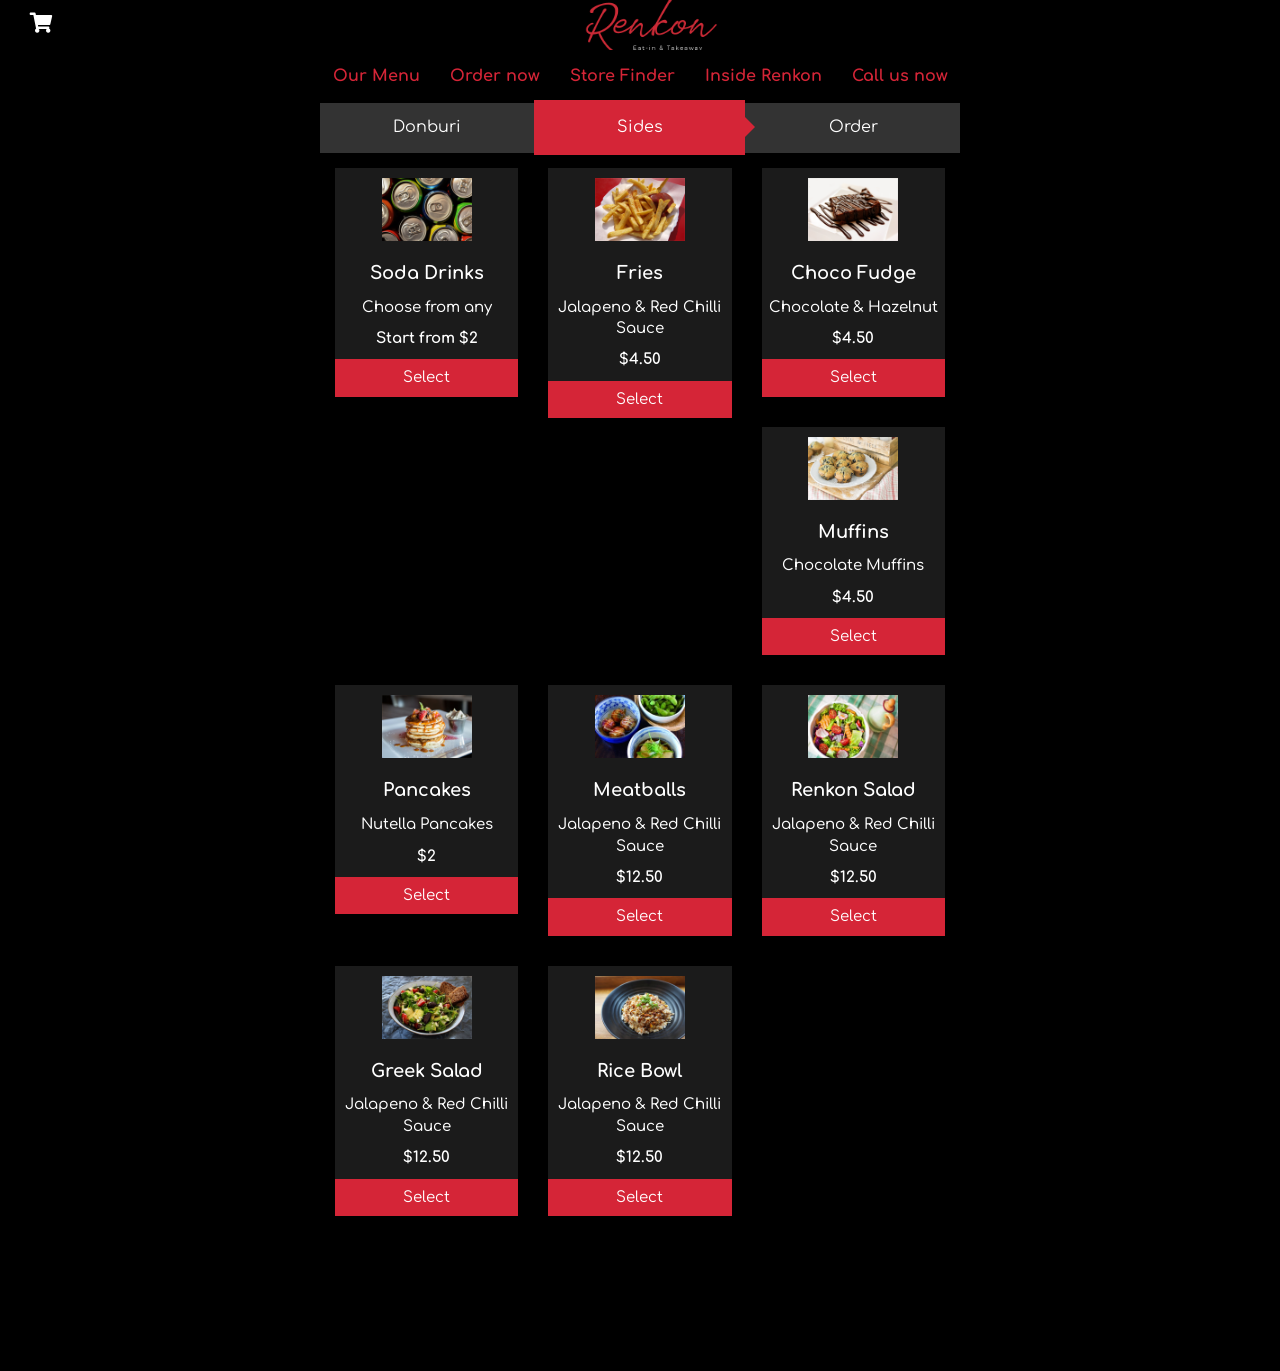
<file: sides.html>
<!doctype html>
<html class="no-js" lang="">
<head>
  <meta charset="utf-8">
  <meta http-equiv="x-ua-compatible" content="ie=edge">
  <title>Renkon - Japanese Cuisine</title>  
  <meta name="description" content="">
  <meta name="viewport" content="width=device-width, initial-scale=1, shrink-to-fit=no">
  <link rel="stylesheet" href="https://use.fontawesome.com/releases/v5.3.1/css/all.css" integrity="sha384-mzrmE5qonljUremFsqc01SB46JvROS7bZs3IO2EmfFsd15uHvIt+Y8vEf7N7fWAU" crossorigin="anonymous">
  <link rel="manifest" href="site.webmanifest">
  <!-- Latest compiled and minified CSS -->
  <link href="bootstrapcss/bootstrap.css" rel="stylesheet">
  <link rel="apple-touch-icon" href="icon.png">
  <!-- Place favicon.ico in the root directory -->
  <link rel="stylesheet" href="css/normalize.css">
  <link rel="stylesheet" href="css/main.css">
</head>

<body>

<!-- FIRST NAV BAR -->
<ul class="main-nav">
    <!-- <li class="twitter_bird"><i class="fab fa-twitter"></i></li> -->
    <li><a href="order.html"><i class="fas fa-shopping-cart"></i></a></li>    
    <li class="logo"><img class="logo-img" src="renkonlogo.png" alt="renkon logo"></li>
    <li><a href="#"><i class="fas fa-bars"></i></a></li>
</ul>
<!-- FIRST NAV BAR -->

<!-- SECOND NAV BAR -->
<ul class="main-nav-phone">
        <!-- <li class="twitter_bird"><i class="fab fa-twitter"></i></li> -->
        <a href="menu.html"><li>Our Menu</li></a>
        <a href="donburi.html"><li>Order now</li></a>
        <a href="store.html"><li>Store Finder</li></a>
        <a href="about.html"><li>Inside Renkon</li></a>
        <a href="tel:555-555-5555"><li>Call us now</li></a>
      </ul>
      <!-- SECOND NAV BAR -->

<!-- FIRST NAV BAR -->
<ul class="breadcrumb-nav">
        <a href="donburi.html"> <li >Donburi</li></a>
        <a href="sides.html" class="active-list"><li>Sides</li></a>
        <a href="order.html"><li>Order</li></a>
</ul>
<!-- FIRST NAV BAR -->

<!-- DONBURI ROW -->

<!-- DONBURI ROW -->
<div class="container">
        <div class="row">

        <div class="col-lg-4 col-xs-6 col-md-4 order-wrapper">
                <div class="order-item bg-dark">
                        <img src="img/side-soda.png">
                        <h2>Soda Drinks</h2>
                        <h5>Choose from any</h5>
                        <h3>Start from $2</h3>
                        <a href="type-side.html"><button type="button" class="select-btn">Select</button></a>
                </div>
        </div>

            <div class="col-lg-4 col-xs-6 col-md-4 order-wrapper">
                <div class="order-item bg-dark">
                    <img src="img/side-fries.png">
                    <h2>Fries</h2>
                    <h5>Jalapeno & Red Chilli Sauce</h5>
                    <h3>$4.50</h3>
                    <a href="type-side.html"><button type="button" class="select-btn">Select</button></a>
                </div>
            </div>
        
            <div class="col-lg-4 col-xs-6 col-md-4 order-wrapper">
                    <div class="order-item bg-dark">
                            <img src="img/side-fudge.png">
                            <h2>Choco Fudge</h2>
                            <h5>Chocolate & Hazelnut</h5>
                            <h3>$4.50</h3>
                            <a href="type-side.html"><button type="button" class="select-btn">Select</button></a>
                        </div>
            </div>
        
            <div class="col-lg-4 col-xs-6 col-md-4 order-wrapper">
                    <div class="order-item bg-dark">
                            <img src="img/side-muffin.png">
                            <h2>Muffins</h2>
                            <h5>Chocolate Muffins</h5>
                            <h3>$4.50</h3>
                            <a href="type-side.html"><button type="button" class="select-btn">Select</button></a>
                        </div>
            </div>
        
            <div class="col-lg-4 col-xs-6 col-md-4 order-wrapper">
                    <div class="order-item bg-dark">
                            <img src="img/side-pancake.png">
                            <h2>Pancakes</h2>
                            <h5>Nutella Pancakes</h5>
                            <h3>$2</h3>
                            <a href="type-side.html"><button type="button" class="select-btn">Select</button></a>
                        </div>
            </div>
        
            <div class="col-lg-4 col-xs-6 col-md-4 order-wrapper">
                    <div class="order-item bg-dark">
                            <img src="img/sidedishes.jpg">
                            <h2>Meatballs</h2>
                            <h5>Jalapeno & Red Chilli Sauce</h5>
                            <h3>$12.50</h3>
                            <a href="type-side.html"><button type="button" class="select-btn">Select</button></a>
                        </div>
            </div>
        
            <div class="col-lg-4 col-xs-6 col-md-4 order-wrapper">
                    <div class="order-item bg-dark">
                            <img src="img/side-salad.png">
                            <h2>Renkon Salad</h2>
                            <h5>Jalapeno & Red Chilli Sauce</h5>
                            <h3>$12.50</h3>
                           <a href="type.html"><button type="button" class="select-btn">Select</button></a> 
                        </div>
            </div>
        
            <div class="col-lg-4 col-xs-6 col-md-4 order-wrapper last">
                    <div class="order-item bg-dark">
                            <img src="img/side-salad-2.png">
                            <h2>Greek Salad</h2>
                            <h5>Jalapeno & Red Chilli Sauce</h5>
                            <h3>$12.50</h3>
                           <a href="type-side.html"><button type="button" class="select-btn">Select</button></a> 
                        </div>
            </div>
        
            <div class="col-lg-4 col-xs-6 col-md-4 order-wrapper last">
                    <div class="order-item bg-dark">
                            <img src="img/side-rice.png">
                            <h2>Rice Bowl</h2>
                            <h5>Jalapeno & Red Chilli Sauce</h5>
                            <h3>$12.50</h3>
                           <a href="type-side.html"><button type="button" class="select-btn">Select</button></a> 
                        </div>
            </div>  
        </div>
 </div>


<!-- TAB BAR -->
<ul class="tab-bar">
  <li><a href="menu.html"><i class="fas fa-utensils"></i><br>Menu</a></li>
  <li><a href="store.html"><i class="fas fa-store"></i><br>Store</a></li>
  <li><a href="index.html" class="active"><i class="far fa-credit-card active"></i><br>Order</a></li>
  <li><a href="tel:555-555-5555"><i class="fas fa-phone"></i><br>Phone</a></li>
  <li><a href="about.html"><i class="fas fa-question-circle"></i><br>About</a></li>
</ul>
<!-- TAB BAR -->


  <script src="js/vendor/modernizr-3.6.0.min.js"></script>
  <script src="https://code.jquery.com/jquery-3.3.1.min.js" integrity="sha256-FgpCb/KJQlLNfOu91ta32o/NMZxltwRo8QtmkMRdAu8=" crossorigin="anonymous"></script>
  <script>window.jQuery || document.write('<script src="js/vendor/jquery-3.3.1.min.js"><\/script>')</script>
  <script src="js/plugins.js"></script>
  <script src="js/main.js"></script>

  <!-- Google Analytics: change UA-XXXXX-Y to be your site's ID. -->
  <script>
    window.ga = function () { ga.q.push(arguments) }; ga.q = []; ga.l = +new Date;
    ga('create', 'UA-XXXXX-Y', 'auto'); ga('send', 'pageview')
  </script>
  <script src="https://www.google-analytics.com/analytics.js" async defer></script>

  <script src="https://ajax.googleapis.com/ajax/libs/jquery/3.3.1/jquery.min.js"></script>



<script src="bootstrapjs/bootstrap.js"></script>
</body>

</html>
</file>
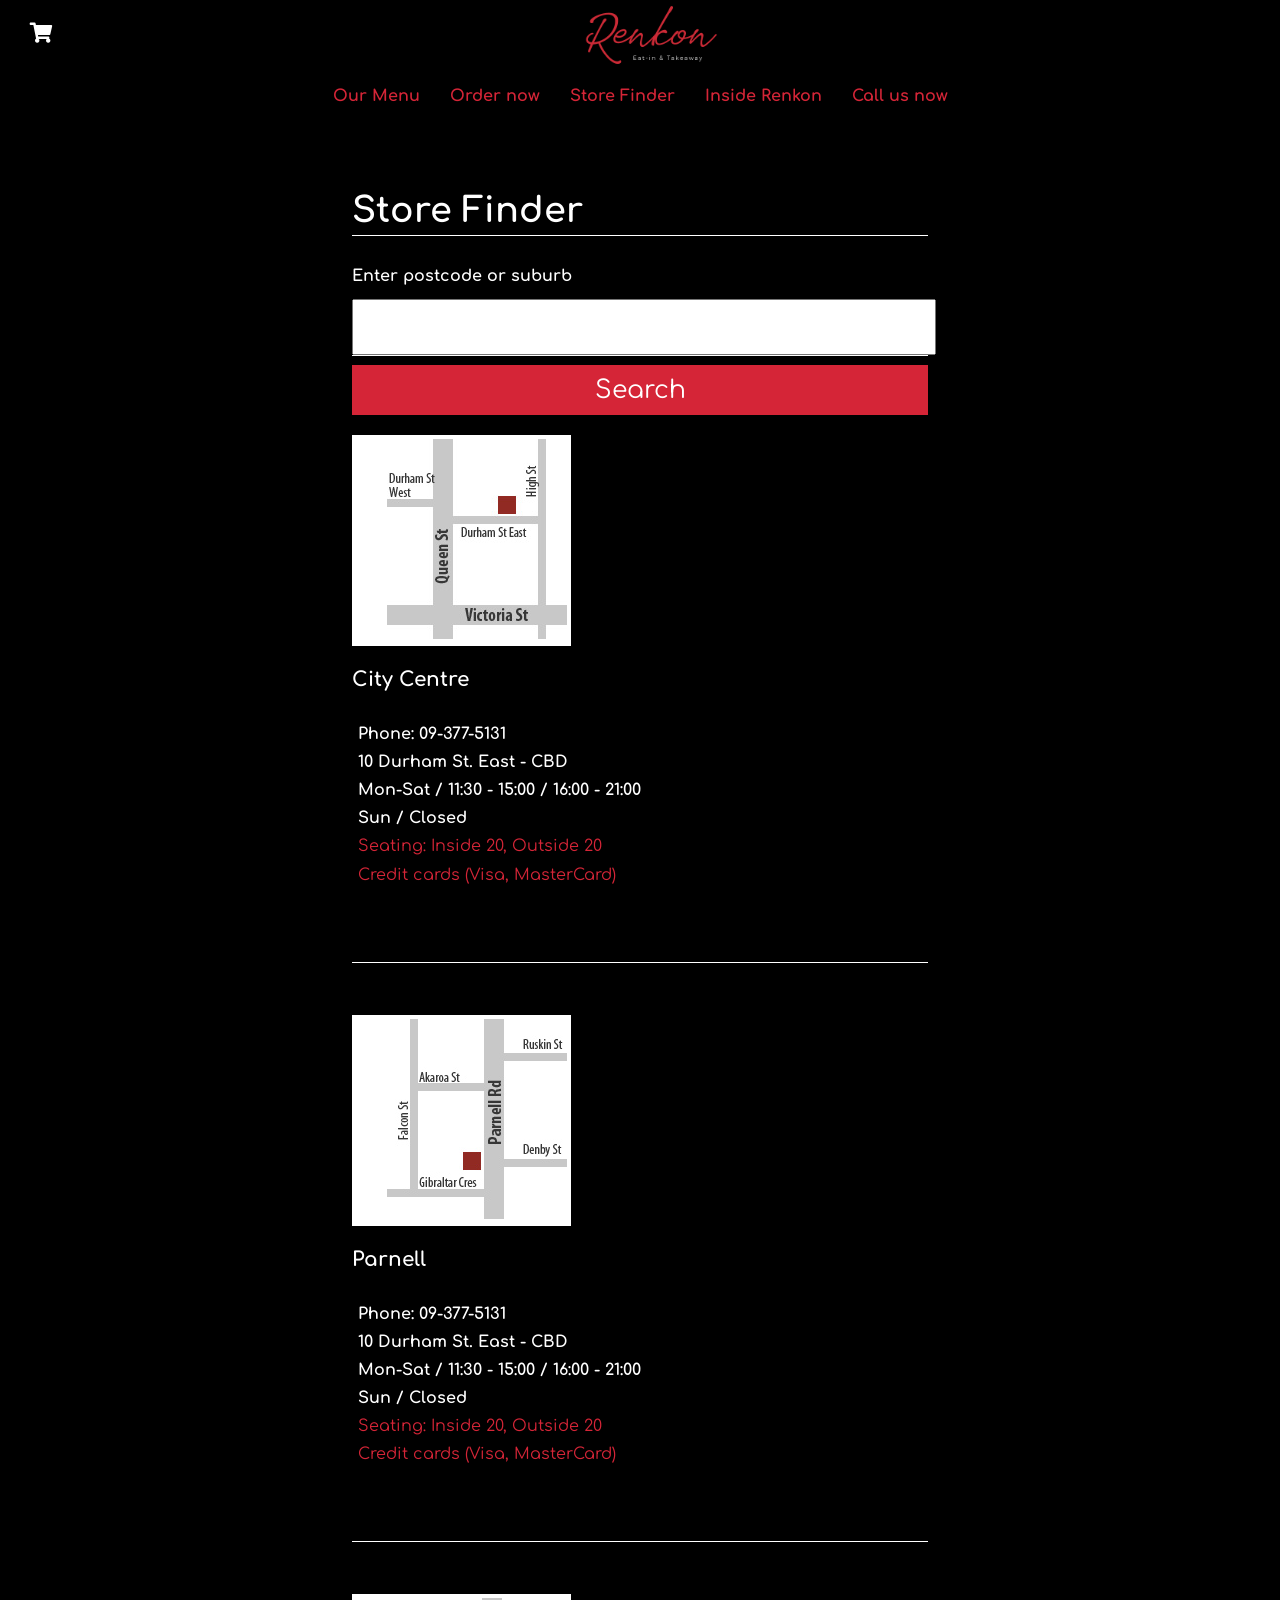
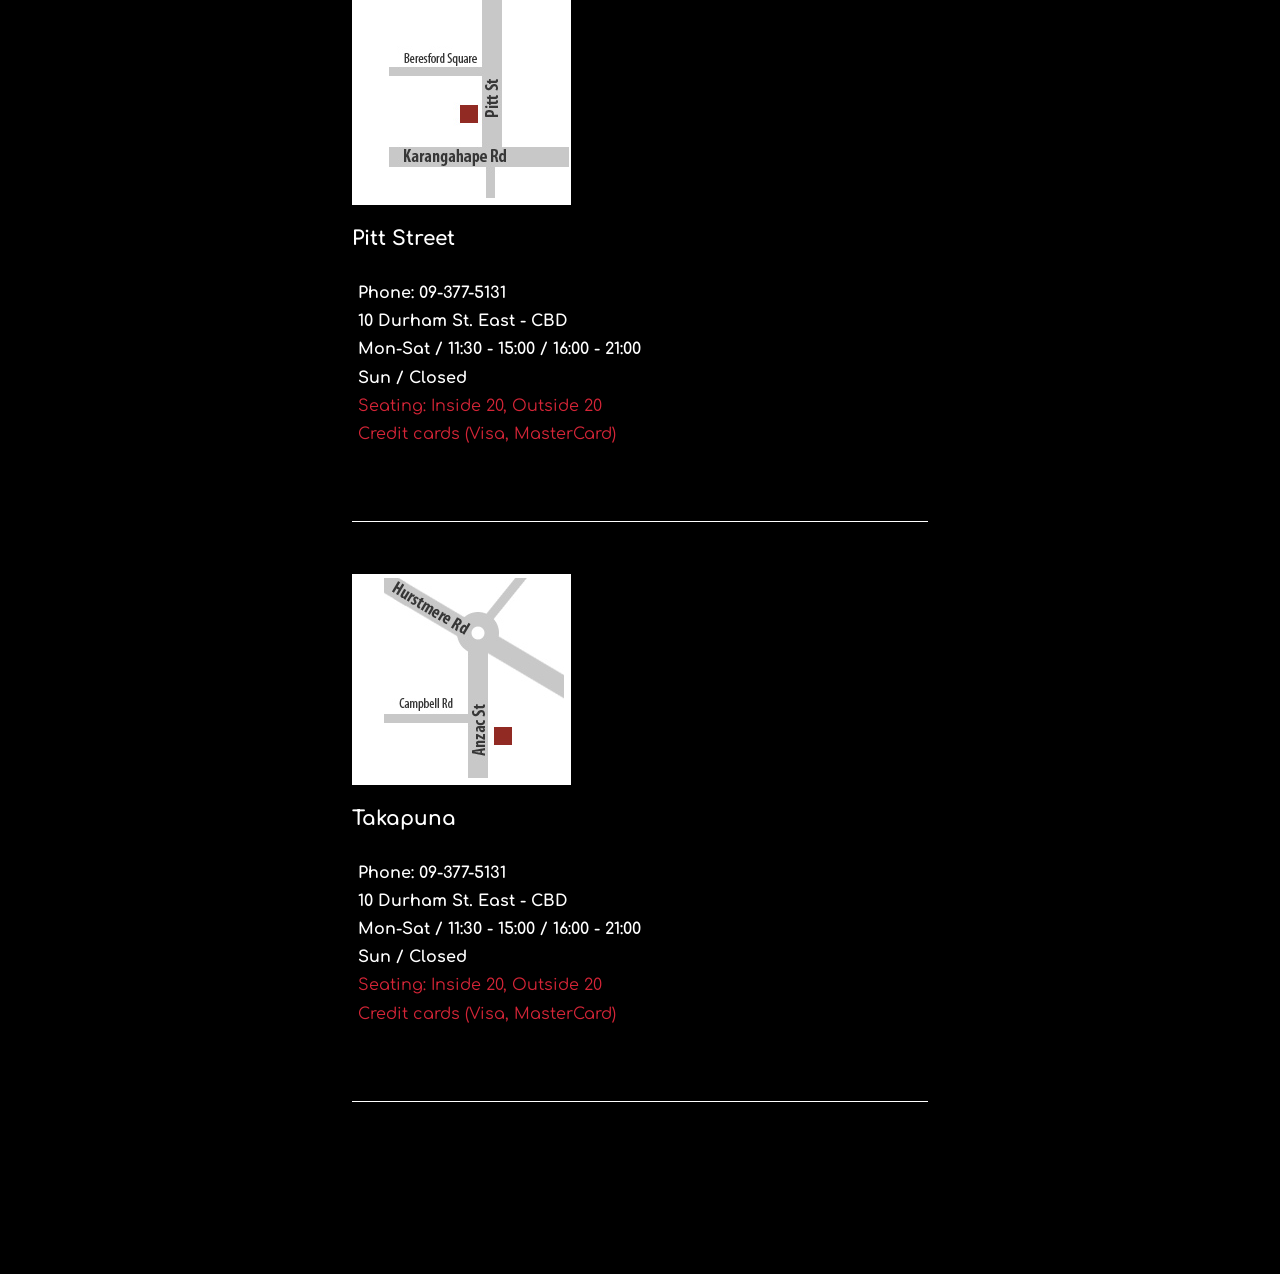
<file: store.html>
<!doctype html>
<html class="no-js" lang="">

<head>
  <meta charset="utf-8">
  <meta http-equiv="x-ua-compatible" content="ie=edge">
  <title>Renkon - Japanese Cuisine</title>  
  <meta name="description" content="">
  <meta name="viewport" content="width=device-width, initial-scale=1, shrink-to-fit=no">
  <link rel="stylesheet" href="https://use.fontawesome.com/releases/v5.3.1/css/all.css" integrity="sha384-mzrmE5qonljUremFsqc01SB46JvROS7bZs3IO2EmfFsd15uHvIt+Y8vEf7N7fWAU" crossorigin="anonymous">
  <link rel="manifest" href="site.webmanifest">
  <link rel="apple-touch-icon" href="icon.png">
  <!-- Place favicon.ico in the root directory -->
  <link rel="stylesheet" href="css/normalize.css">
  <link rel="stylesheet" href="css/main.css">
</head>

<body>

<!-- FIRST NAV BAR -->
<ul class="main-nav">
    <!-- <li class="twitter_bird"><i class="fab fa-twitter"></i></li> -->
    <li><a href="order.html"><i class="fas fa-shopping-cart"></i></a></li>    
    <li class="logo"><img class="logo-img" src="renkonlogo.png" alt="renkon logo"></li>
    <li><a href="#"><i class="fas fa-bars"></i></a></li>
</ul>
<!-- FIRST NAV BAR -->


<!-- SECOND NAV BAR -->
<ul class="main-nav-phone">
  <!-- <li class="twitter_bird"><i class="fab fa-twitter"></i></li> -->
  <a href="menu.html"><li>Our Menu</li></a>
  <a href="donburi.html"><li>Order now</li></a>
  <a href="store.html"><li>Store Finder</li></a>
  <a href="about.html"><li>Inside Renkon</li></a>
  <a href="tel:555-555-5555"><li>Call us now</li></a>
</ul>
<!-- SECOND NAV BAR -->

<!-- TAB BAR -->
<ul class="tab-bar">
  <li><a href="menu.html"><i class="fas fa-utensils"></i><br>Menu</a></li>
  <li><a href="store.html" class="active"><i class="fas fa-store active"></i><br>Store</a></li>
  <li><a href="index.html"><i class="far fa-credit-card"></i><br>Order</a></li>
  <li><a href="tel:555-555-5555"><i class="fas fa-phone"></i><br>Phone</a></li>
  <li><a href="about.html"><i class="fas fa-question-circle"></i><br>About</a></li>
</ul>
<!-- TAB BAR -->


<div class="container">

<section class="search-store">
    <h2>Store Finder</h2>
    <h4>Enter postcode or suburb</h4>
    <input type="text">
    <button type="button" class="search-button">Search</button>
</section>
<div class="renkon-places-wrapper">
<section class="renkon-places">
  <img src="img/citycentre.png">
    <h2>City Centre</h2>
    <h5>Phone: 09-377-5131</h5>
    <h5>10 Durham St. East - CBD</h5>
    <h5>Mon-Sat / 11:30 - 15:00 / 16:00 - 21:00</h5>
    <h5>Sun / Closed</h5>

    <p class="active-text">Seating: Inside 20, Outside 20</p>
    <p class="active-text">Credit cards (Visa, MasterCard)</p>
</section>

<section class="renkon-places">
  <img src="img/parnell.png">
  <h2>Parnell</h2>
  <h5>Phone: 09-377-5131</h5>
  <h5>10 Durham St. East - CBD</h5>
  <h5>Mon-Sat / 11:30 - 15:00 / 16:00 - 21:00</h5>
  <h5>Sun / Closed</h5>

  <p class="active-text">Seating: Inside 20, Outside 20</p>
  <p class="active-text">Credit cards (Visa, MasterCard)</p>
</section>

<section class="renkon-places">
  <img src="img/pittstreet.png">
  <h2>Pitt Street</h2>
  <h5>Phone: 09-377-5131</h5>
  <h5>10 Durham St. East - CBD</h5>
  <h5>Mon-Sat / 11:30 - 15:00 / 16:00 - 21:00</h5>
  <h5>Sun / Closed</h5>

  <p class="active-text">Seating: Inside 20, Outside 20</p>
  <p class="active-text">Credit cards (Visa, MasterCard)</p>
</section>

<section class="renkon-places">
    <img src="img/takapuna.png">
    <h2>Takapuna</h2>
    <h5>Phone: 09-377-5131</h5>
    <h5>10 Durham St. East - CBD</h5>
    <h5>Mon-Sat / 11:30 - 15:00 / 16:00 - 21:00</h5>
    <h5>Sun / Closed</h5>
  
    <p class="active-text">Seating: Inside 20, Outside 20</p>
    <p class="active-text">Credit cards (Visa, MasterCard)</p>
  </section>
</div>
  
</div>


  <script src="js/vendor/modernizr-3.6.0.min.js"></script>
  <script src="https://code.jquery.com/jquery-3.3.1.min.js" integrity="sha256-FgpCb/KJQlLNfOu91ta32o/NMZxltwRo8QtmkMRdAu8=" crossorigin="anonymous"></script>
  <script>window.jQuery || document.write('<script src="js/vendor/jquery-3.3.1.min.js"><\/script>')</script>
  <script src="js/plugins.js"></script>
  <script src="js/main.js"></script>

  <!-- Google Analytics: change UA-XXXXX-Y to be your site's ID. -->
  <script>
    window.ga = function () { ga.q.push(arguments) }; ga.q = []; ga.l = +new Date;
    ga('create', 'UA-XXXXX-Y', 'auto'); ga('send', 'pageview')
  </script>
  <script src="https://www.google-analytics.com/analytics.js" async defer></script>

  <script src="https://ajax.googleapis.com/ajax/libs/jquery/3.3.1/jquery.min.js"></script>




</body>

</html>
</file>
<file: css/main.css>
/* ==========================================================================
    GLOBAL 
   ========================================================================== */
/*! normalize.css v8.0.0 | MIT License | github.com/necolas/normalize.css */
/* Document
   ========================================================================== */
/**
 * 1. Correct the line height in all browsers.
 * 2. Prevent adjustments of font size after orientation changes in iOS.
 */
@import url("https://fonts.googleapis.com/css?family=Comfortaa");
@import url("https://fonts.googleapis.com/css?family=Kaushan+Script");
html {
  line-height: 1.15;
  /* 1 */
  -webkit-text-size-adjust: 100%;
  /* 2 */ }

/* Sections
   ========================================================================== */
/**
 * Remove the margin in all browsers.
 */
body {
  margin: 0; }

/**
 * Correct the font size and margin on `h1` elements within `section` and
 * `article` contexts in Chrome, Firefox, and Safari.
 */
h1 {
  font-size: 2em;
  margin: 0.67em 0; }

/* Grouping content
   ========================================================================== */
/**
 * 1. Add the correct box sizing in Firefox.
 * 2. Show the overflow in Edge and IE.
 */
hr {
  box-sizing: content-box;
  /* 1 */
  height: 0;
  /* 1 */
  overflow: visible;
  /* 2 */ }

/**
 * 1. Correct the inheritance and scaling of font size in all browsers.
 * 2. Correct the odd `em` font sizing in all browsers.
 */
pre {
  font-family: monospace, monospace;
  /* 1 */
  font-size: 1em;
  /* 2 */ }

/* Text-level semantics
   ========================================================================== */
/**
 * Remove the gray background on active links in IE 10.
 */
a {
  background-color: transparent; }

/**
 * 1. Remove the bottom border in Chrome 57-
 * 2. Add the correct text decoration in Chrome, Edge, IE, Opera, and Safari.
 */
abbr[title] {
  border-bottom: none;
  /* 1 */
  text-decoration: underline;
  /* 2 */
  text-decoration: underline dotted;
  /* 2 */ }

/**
 * Add the correct font weight in Chrome, Edge, and Safari.
 */
b,
strong {
  font-weight: bolder; }

/**
 * 1. Correct the inheritance and scaling of font size in all browsers.
 * 2. Correct the odd `em` font sizing in all browsers.
 */
code,
kbd,
samp {
  font-family: monospace, monospace;
  /* 1 */
  font-size: 1em;
  /* 2 */ }

/**
 * Add the correct font size in all browsers.
 */
small {
  font-size: 80%; }

/**
 * Prevent `sub` and `sup` elements from affecting the line height in
 * all browsers.
 */
sub,
sup {
  font-size: 75%;
  line-height: 0;
  position: relative;
  vertical-align: baseline; }

sub {
  bottom: -0.25em; }

sup {
  top: -0.5em; }

/* Embedded content
   ========================================================================== */
/**
 * Remove the border on images inside links in IE 10.
 */
img {
  border-style: none; }

/* Forms
   ========================================================================== */
/**
 * 1. Change the font styles in all browsers.
 * 2. Remove the margin in Firefox and Safari.
 */
button,
input,
optgroup,
select,
textarea {
  font-family: inherit;
  /* 1 */
  font-size: 100%;
  /* 1 */
  line-height: 1.15;
  /* 1 */
  margin: 0;
  /* 2 */ }

/**
 * Show the overflow in IE.
 * 1. Show the overflow in Edge.
 */
button,
input {
  /* 1 */
  overflow: visible; }

/**
 * Remove the inheritance of text transform in Edge, Firefox, and IE.
 * 1. Remove the inheritance of text transform in Firefox.
 */
button,
select {
  /* 1 */
  text-transform: none; }

/**
 * Correct the inability to style clickable types in iOS and Safari.
 */
button,
[type="button"],
[type="reset"],
[type="submit"] {
  -webkit-appearance: button; }

/**
 * Remove the inner border and padding in Firefox.
 */
button::-moz-focus-inner,
[type="button"]::-moz-focus-inner,
[type="reset"]::-moz-focus-inner,
[type="submit"]::-moz-focus-inner {
  border-style: none;
  padding: 0; }

/**
 * Restore the focus styles unset by the previous rule.
 */
button:-moz-focusring,
[type="button"]:-moz-focusring,
[type="reset"]:-moz-focusring,
[type="submit"]:-moz-focusring {
  outline: 1px dotted ButtonText; }

/**
 * Correct the padding in Firefox.
 */
fieldset {
  padding: 0.35em 0.75em 0.625em; }

/**
 * 1. Correct the text wrapping in Edge and IE.
 * 2. Correct the color inheritance from `fieldset` elements in IE.
 * 3. Remove the padding so developers are not caught out when they zero out
 *    `fieldset` elements in all browsers.
 */
legend {
  box-sizing: border-box;
  /* 1 */
  color: inherit;
  /* 2 */
  display: table;
  /* 1 */
  max-width: 100%;
  /* 1 */
  padding: 0;
  /* 3 */
  white-space: normal;
  /* 1 */ }

/**
 * Add the correct vertical alignment in Chrome, Firefox, and Opera.
 */
progress {
  vertical-align: baseline; }

/**
 * Remove the default vertical scrollbar in IE 10+.
 */
textarea {
  overflow: auto; }

/**
 * 1. Add the correct box sizing in IE 10.
 * 2. Remove the padding in IE 10.
 */
[type="checkbox"],
[type="radio"] {
  box-sizing: border-box;
  /* 1 */
  padding: 0;
  /* 2 */ }

/**
 * Correct the cursor style of increment and decrement buttons in Chrome.
 */
[type="number"]::-webkit-inner-spin-button,
[type="number"]::-webkit-outer-spin-button {
  height: auto; }

/**
 * 1. Correct the odd appearance in Chrome and Safari.
 * 2. Correct the outline style in Safari.
 */
[type="search"] {
  -webkit-appearance: textfield;
  /* 1 */
  outline-offset: -2px;
  /* 2 */ }

/**
 * Remove the inner padding in Chrome and Safari on macOS.
 */
[type="search"]::-webkit-search-decoration {
  -webkit-appearance: none; }

/**
 * 1. Correct the inability to style clickable types in iOS and Safari.
 * 2. Change font properties to `inherit` in Safari.
 */
::-webkit-file-upload-button {
  -webkit-appearance: button;
  /* 1 */
  font: inherit;
  /* 2 */ }

/* Interactive
   ========================================================================== */
/*
 * Add the correct display in Edge, IE 10+, and Firefox.
 */
details {
  display: block; }

/*
 * Add the correct display in all browsers.
 */
summary {
  display: list-item; }

/* Misc
   ========================================================================== */
/**
 * Add the correct display in IE 10+.
 */
template {
  display: none; }

/**
 * Add the correct display in IE 10.
 */
[hidden] {
  display: none; }

select {
  text-overflow: ellipsis !important;
  overflow: hidden !important; }

ul {
  margin: 0; }

h1, h2, h3, h4, h5, h6 {
  margin: 0;
  padding: 0; }

.hide {
  display: none; }

a:hover {
  text-decoration: none; }

.active-text {
  color: #d52537 !important; }

select {
  background-color: white; }

main {
  background: #ebebeb;
  border-radius: 5px; }

body {
  background-color: black;
  font-family: "Comfortaa", Helvetica;
  padding-bottom: 30px;
  margin-bottom: 30px; }

.container {
  padding-bottom: 80px; }

.last {
  padding-bottom: 80px; }

/* ==========================================================================
    NAV BAR
   ========================================================================== */
.logo {
  margin-left: auto;
  margin-right: auto; }

.logo-img {
  height: 4rem;
  cursor: pointer; }

ul {
  padding: 0;
  list-style: none; }

.main-nav {
  display: flex;
  height: 70px;
  align-items: center;
  margin: 0;
  padding: 10px;
  background-color: black; }

.main-nav li {
  padding: 20px; }
.main-nav a {
  text-decoration: none;
  color: white;
  font-size: 1rem; }

.main-nav-phone {
  display: flex;
  flex-direction: column;
  text-align: center;
  display: none;
  margin-top: 0; }

.main-nav-phone li {
  padding: 15px;
  color: white;
  list-style: none;
  background-color: black;
  color: #d52537;
  font-size: 15px;
  font-weight: 700; }

.main-nav-phone a {
  text-decoration: none; }

.main-nav-phone a li:hover {
  background-color: #333;
  transition: 0.3s; }

/* ==========================================================================
    INDEX.HTML
   ========================================================================== */
.select-button {
  background-color: #d52537;
  padding: 15px;
  border: none;
  color: white;
  width: 80%; }

.select-language {
  width: 80%;
  height: 40px;
  margin-bottom: 20px; }

.eat-in {
  width: 45%;
  height: 100%;
  background-color: #d52537;
  float: left;
  color: white;
  text-align: center;
  font-size: 21px;
  margin: 2.5%;
  cursor: pointer;
  display: flex; }

.takeaway {
  display: flex;
  width: 45%;
  height: 100%;
  background-color: #fff;
  float: left;
  color: black;
  text-align: center;
  font-size: 21px;
  margin: 2.5%;
  cursor: pointer; }

.eat-in-takeaway-wrapper {
  margin: 30px auto 0 auto;
  height: 250px;
  width: 90%; }

.continue-text {
  clear: both;
  color: #ebebeb;
  text-align: center;
  font-size: 14px;
  cursor: pointer;
  padding-top: 20px;
  text-decoration: underline; }

/* ================
    WEBSITE.HTML
================== */
.find-your-local-text {
  color: white;
  padding: 30px;
  clear: both; }

.inside-renkon-container {
  width: 90%;
  margin: 0 auto;
  background-color: #131313;
  text-align: center;
  color: white; }
  .inside-renkon-container img {
    width: 90%;
    padding: 5% 0% 5% 0%; }
  .inside-renkon-container h3 {
    width: 80%;
    margin: 0 auto;
    line-height: 40px; }
  .inside-renkon-container button {
    background-color: #d52537;
    padding: 15px;
    border: none;
    width: 60%;
    height: 40px;
    margin-top: 10px; }

.find-your-local-div {
  width: 90%;
  margin: 0 auto; }
  .find-your-local-div input {
    height: 50px;
    width: 68%;
    float: left; }
  .find-your-local-div button {
    background-color: #d52537;
    height: 50px;
    width: 30%;
    margin-left: 2%;
    border: none;
    color: white;
    float: left; }

.eat-in-website {
  width: 45%;
  height: 100%;
  background-color: #d52537;
  float: left;
  color: white;
  text-align: center;
  font-size: 21px;
  cursor: pointer;
  padding: 10px 0px 10px 0px;
  margin: 2.5%; }

.takeaway-website {
  margin: 2.5%;
  width: 45%;
  height: 100%;
  background-color: #fff;
  float: left;
  color: black;
  text-align: center;
  font-size: 21px;
  cursor: pointer;
  padding: 10px 0px 10px 0px; }

.website-wrapper {
  margin: 0 auto;
  width: 90%; }

/* ==========================================================================
  TAB BAR
   ========================================================================== */
.tab-bar {
  display: flex;
  position: fixed;
  left: 0;
  bottom: 0;
  width: 100%;
  height: 60px;
  background-color: #151515;
  color: white;
  text-align: center;
  justify-content: space-around;
  align-items: center;
  z-index: 2; }

.tab-bar li {
  list-style: none;
  width: 20%;
  cursor: pointer; }

.tab-bar li a {
  color: #ebebeb;
  text-decoration: none; }

.tab-bar i {
  color: #ebebeb; }

.active {
  color: #d52537 !important; }

/* TAB BAR */
/* ==========================================================================
   MENU
   ========================================================================== */
.image-left {
  margin: 5%;
  width: 35%;
  float: left; }

.image-left img {
  width: 100%; }

.text-right {
  width: 52%;
  margin: 9% 3% 0% 0%;
  float: left;
  color: white;
  text-align: right; }
  .text-right h4 {
    font-size: 18px; }
  .text-right h6 {
    font-size: 11px; }
  .text-right h3 {
    color: #d52537;
    padding-top: 5px; }

.menu-item {
  float: left;
  border-bottom: 1px solid #333;
  width: 100%; }

.side-image {
  width: 100%; }

/* ==========================================================================
  BREADCRUMB
   ========================================================================== */
.breadcrumb-nav {
  display: flex;
  height: 46px;
  align-items: center;
  margin: 0;
  background-color: #333;
  justify-content: space-around; }
  .breadcrumb-nav li {
    padding: 10px;
    text-align: center; }
  .breadcrumb-nav a {
    width: 33%;
    text-decoration: none;
    color: white;
    font-size: 1rem; }

/* BREADCRUMB */
/* ==========================================================================
   STORE
   ========================================================================== */
.search-store {
  color: white;
  margin: 5%;
  margin-top: 10%;
  padding-bottom: 0px;
  border-bottom: 1px solid white; }

.search-store h2 {
  border-bottom: 1px solid white;
  margin-bottom: 5%; }

.search-store input {
  width: 100%;
  margin-top: 2%;
  height: 30px; }

.search-button {
  background-color: #d52537;
  border: none;
  color: white;
  padding: 10px 35px;
  border-radius: 0px;
  margin-top: 10px;
  float: right; }

.renkon-places {
  margin: 5%;
  color: white;
  clear: both;
  border-bottom: 1px solid white;
  padding-bottom: 70px; }
  .renkon-places img {
    padding-bottom: 20px;
    padding-top: 20px; }

.renkon-places h2 {
  margin-bottom: 5%; }

.renkon-places h5 {
  margin: 1%; }

.renkon-places p {
  margin: 20px 0 0 0; }

/* ==========================================================================
   ABOUT.HTML & TABLET & DESKTOP
   ========================================================================== */
@media screen and (min-width: 768px) {
  section.about-section h4 {
    font-size: 20px; }
  section.about-section h1 {
    font-size: 30px; } }
@media screen and (min-width: 1024px) {
  section.about-section h4 {
    font-size: 30px; }
  section.about-section h1 {
    font-size: 40px; } }
.about-section {
  color: white;
  margin: 30px; }
  .about-section h4 {
    font-size: 16px;
    margin-top: 5%;
    margin-bottom: 5%; }
  .about-section h1 {
    font-size: 25px;
    color: #d52537; }
  .about-section a {
    text-decoration: underline;
    color: #d52537; }

/* ==========================================================================
   Eat in
   ========================================================================== */
#text-span {
  font-size: 70px; }

.span-wrapper {
  width: 150px;
  height: 90px;
  margin: 0 auto; }

.eat-in-choose-number-section {
  color: #ebebeb;
  width: 80%;
  position: absolute;
  top: 30%;
  left: 10%;
  text-align: center; }
  .eat-in-choose-number-section input {
    width: 200px;
    height: 35px;
    border: 5px solid #ebebeb; }
  .eat-in-choose-number-section h3 {
    margin-bottom: 10px; }

.proceed-btn {
  color: white;
  background-color: #d52537;
  border: none;
  padding: 15px 73px;
  margin-top: 10px;
  border-radius: 0px; }

/* ==========================================================================
   DONBURI.HTML
   ========================================================================== */
/* ==========================================================================
 DONBURI.HTML
 ========================================================================== */
.modal {
  background-color: white;
  color: white;
  text-align: center; }
  .modal a {
    color: white;
    padding: 20px; }
  .modal .row-language {
    margin-top: 30px; }

.order-item {
  color: white;
  text-align: center;
  margin: 15px; }
  .order-item h2 {
    font-weight: 900;
    font-size: 16px;
    padding: 10px; }
  .order-item h5 {
    padding: 0px 0px 10px 0px;
    font-weight: 500; }
  .order-item img {
    width: 100%;
    padding: 10px; }

.order-item-type {
  color: white;
  text-align: left;
  margin: 15px; }
  .order-item-type .btn-pay {
    background-color: #d52537;
    padding: 15px;
    width: 100%;
    border: none; }
  .order-item-type textarea {
    width: 100%; }
  .order-item-type h2 {
    font-weight: 900;
    font-size: 25px;
    padding-top: 20px; }
  .order-item-type h5 {
    padding: 0px 0px 10px 0px;
    font-weight: 200; }
  .order-item-type img {
    width: 100%; }
  .order-item-type #type, .order-item-type #current-sauce {
    width: 100%;
    color: black;
    height: 40px; }
  .order-item-type label {
    padding-top: 20px; }
  .order-item-type .add-to-order {
    width: 100%;
    background-color: #008844;
    border: none;
    color: white;
    padding: 10px;
    height: 40px; }
  .order-item-type .nutritional {
    clear: both;
    color: #ebebeb;
    margin-top: 10px;
    font-size: 12px;
    text-decoration: underline; }

.bg-dark {
  background-color: #1b1b1b; }

.select-btn {
  color: white;
  background-color: #d52537;
  border: none;
  padding: 10px;
  width: 100%;
  margin-top: 10px;
  border-radius: 0px; }

.order-wrapper {
  padding: 0; }
  .order-wrapper img {
    width: 100%;
    height: 100%; }

/* ==========================================================================
   ORDER.HTML
   ========================================================================== */
.container-pickup {
  color: white; }
  .container-pickup .btn-refresh {
    background-color: transparent;
    border: none;
    width: 100%;
    margin: 0;
    height: 40px;
    padding: 0;
    text-align: center;
    width: 100%; }
  .container-pickup .btn-proceed {
    background-color: #d52537;
    border: none;
    width: 100%;
    height: 40px;
    margin-bottom: 20px; }
  .container-pickup a {
    color: white; }

.margin-top-2 {
  margin-top: 20px; }

.row-total {
  border-top: 1px solid white;
  border-bottom: 1px solid white;
  width: 95%;
  margin: 20px auto;
  color: white; }
  .row-total h2 {
    font-weight: 200;
    padding: 10px; }

.container-order {
  padding: 0; }

.order-details {
  margin-right: 0;
  margin-left: 0;
  color: white; }
  .order-details a {
    color: white; }
  .order-details h3 {
    padding: 30px; }
  .order-details .btn-remove {
    background-color: #d52537;
    border: none;
    padding: 5px;
    margin: 5px 5px 5px 0px; }
  .order-details .btn-edit {
    background-color: #333;
    padding: 5px;
    border: none;
    margin: 5px 5px 5px 0px; }

.order-one {
  padding-bottom: 20px;
  border-bottom: 1px solid #ebebeb; }

/* ==========================================================================
   Base styles: opinionated defaults
   ========================================================================== */
html {
  color: #222;
  font-size: 1em;
  line-height: 1.4;
  font-family: "Comfortaa", Helvetica; }

::-moz-selection {
  background: #b3d4fc;
  text-shadow: none; }

::selection {
  background: #b3d4fc;
  text-shadow: none; }

hr {
  display: block;
  height: 1px;
  border: 0;
  border-top: 1px solid #ccc;
  margin: 1em 0;
  padding: 0; }

audio,
canvas,
iframe,
img,
svg,
video {
  vertical-align: middle; }

fieldset {
  border: 0;
  margin: 0;
  padding: 0; }

textarea {
  resize: vertical; }

.browserupgrade {
  margin: 0.2em 0;
  background: #ccc;
  color: #000;
  padding: 0.2em 0; }

.clearfix:before,
.clearfix:after {
  content: " ";
  /* 1 */
  display: table;
  /* 2 */ }

.clearfix:after {
  clear: both; }

@media print {
  *,
  *:before,
  *:after {
    background: transparent !important;
    color: #000 !important;
    /* Black prints faster */
    -webkit-box-shadow: none !important;
    box-shadow: none !important;
    text-shadow: none !important; }

  a,
  a:visited {
    text-decoration: underline; }

  a[href]:after {
    content: " (" attr(href) ")"; }

  abbr[title]:after {
    content: " (" attr(title) ")"; }

  /*
   * Don't show links that are fragment identifiers,
   * or use the `javascript:` pseudo protocol
   */
  a[href^="#"]:after,
  a[href^="javascript:"]:after {
    content: ""; }

  pre {
    white-space: pre-wrap !important; }

  pre,
  blockquote {
    border: 1px solid #999;
    page-break-inside: avoid; }

  /*
   * Printing Tables:
   * http://css-discuss.incutio.com/wiki/Printing_Tables
   */
  thead {
    display: table-header-group; }

  tr,
  img {
    page-break-inside: avoid; }

  p,
  h2,
  h3 {
    orphans: 3;
    widows: 3; }

  h2,
  h3 {
    page-break-after: avoid; } }
@media screen and (min-width: 768px) {
  .receipt-section h4 {
    font-size: 20px !important; } }
@media screen and (min-width: 1024px) {
  body .select-language {
    width: 20% !important; }
  body .receipt-section h4 {
    font-size: 18px !important; }
  body .receipt-section h1 {
    font-size: 90px !important; }

  .container .eat-in-takeaway-wrapper .eat-in .eat-in-content, .container .eat-in-takeaway-wrapper .eat-in .takeaway-content, .container .eat-in-takeaway-wrapper .eat-in .fa-utensils, .container .eat-in-takeaway-wrapper .eat-in .fa-arrow-alt-circle-right, .container .eat-in-takeaway-wrapper .takeaway .eat-in-content, .container .eat-in-takeaway-wrapper .takeaway .takeaway-content, .container .eat-in-takeaway-wrapper .takeaway .fa-utensils, .container .eat-in-takeaway-wrapper .takeaway .fa-arrow-alt-circle-right {
    font-size: 25px !important; }
    .container .eat-in-takeaway-wrapper .eat-in .eat-in-content .fa-credit-card, .container .eat-in-takeaway-wrapper .eat-in .eat-in-content .fa-money-bill-alt, .container .eat-in-takeaway-wrapper .eat-in .takeaway-content .fa-credit-card, .container .eat-in-takeaway-wrapper .eat-in .takeaway-content .fa-money-bill-alt, .container .eat-in-takeaway-wrapper .eat-in .fa-utensils .fa-credit-card, .container .eat-in-takeaway-wrapper .eat-in .fa-utensils .fa-money-bill-alt, .container .eat-in-takeaway-wrapper .eat-in .fa-arrow-alt-circle-right .fa-credit-card, .container .eat-in-takeaway-wrapper .eat-in .fa-arrow-alt-circle-right .fa-money-bill-alt, .container .eat-in-takeaway-wrapper .takeaway .eat-in-content .fa-credit-card, .container .eat-in-takeaway-wrapper .takeaway .eat-in-content .fa-money-bill-alt, .container .eat-in-takeaway-wrapper .takeaway .takeaway-content .fa-credit-card, .container .eat-in-takeaway-wrapper .takeaway .takeaway-content .fa-money-bill-alt, .container .eat-in-takeaway-wrapper .takeaway .fa-utensils .fa-credit-card, .container .eat-in-takeaway-wrapper .takeaway .fa-utensils .fa-money-bill-alt, .container .eat-in-takeaway-wrapper .takeaway .fa-arrow-alt-circle-right .fa-credit-card, .container .eat-in-takeaway-wrapper .takeaway .fa-arrow-alt-circle-right .fa-money-bill-alt {
      font-size: 25px !important; }

  body .eat-in-choose-number-section h3 {
    font-size: 35px !important; }
  body .eat-in-choose-number-section .text-number p {
    font-size: 20px; }
  body .eat-in-choose-number-section .input {
    height: 40px !important; }
  body .eat-in-choose-number-section .proceed-btn {
    font-size: 18px !important;
    margin-top: 50px; }

  .container-pickup .btn-proceed {
    font-size: 18px !important;
    height: 40px !important; }
  .container-pickup .btn-refresh {
    font-size: 18px !important;
    height: 40px !important; }
  .container-pickup p {
    font-size: 18px !important; }

  .container-order .row-total .pull-left, .container-order .row-total .pull-right {
    font-size: 23px; }

  .order-details h3 {
    font-size: 18px !important; }
  .order-details .order-one .order-details .btn-remove-one, .order-details .order-one .order-details .btn-remove-two, .order-details .order-one .order-details .btn-edit, .order-details .order-two .order-details .btn-remove-one, .order-details .order-two .order-details .btn-remove-two, .order-details .order-two .order-details .btn-edit {
    font-size: 16px; }

  .order-wrapper .order-item h2 {
    font-size: 18px !important; }
  .order-wrapper .order-item h5 {
    font-size: 15px !important; }
  .order-wrapper .order-item h3 {
    font-size: 15px !important; }
  .order-wrapper .order-item .select-btn {
    font-size: 15px !important; }

  .order-item h2 {
    font-size: 18px !important; }
  .order-item h5 {
    font-size: 16px !important; }

  .image-and-description img {
    width: 70% !important; }

  .col-lg-12 .order-item-type h2 {
    font-size: 22px !important; }
  .col-lg-12 .order-item-type h5 {
    font-size: 16px !important; }

  .col-lg-12 .section-form p {
    font-size: 13px !important; }
  .col-lg-12 .section-form .add-to-order {
    height: 40px !important;
    font-size: 16px !important; }
  .col-lg-12 .section-form label {
    font-size: 16px !important; }
  .col-lg-12 .section-form #type {
    font-size: 16px !important;
    height: 40px !important; }
  .col-lg-12 .section-form #current-sauce {
    font-size: 16px !important;
    height: 40px !important; }
  .col-lg-12 .section-form .button-input-group button {
    height: 40px;
    font-size: 20px !important; }
  .col-lg-12 .section-form .button-input-group #qty {
    height: 40px !important;
    font-size: 20px !important; }

  .breadcrumb-nav {
    width: 50% !important;
    margin: 0 auto;
    height: 50px !important; }
    .breadcrumb-nav a li {
      font-size: 16px !important; }

  .renkon-places h2 {
    font-size: 20px !important; }
  .renkon-places h5 {
    font-size: 16px !important; }
  .renkon-places p {
    font-size: 16px !important; }

  .about-section h1 {
    font-size: 20px !important; }

  .container {
    width: 50% !important;
    margin: 0 auto; }

  .text-right h4 {
    font-size: 16px !important; }

  h4 {
    font-size: 16px !important; }

  .menu-item .text-right h4 {
    font-size: 20px !important; }
  .menu-item .text-right h6 {
    font-size: 16px !important; }
  .menu-item .image-left img {
    width: 80%; }

  .tab-bar {
    display: none; }

  .main-nav {
    height: 50px !important; }
    .main-nav .fa-shopping-cart {
      font-size: 20px !important; }
    .main-nav .fa-bars {
      display: none; }
    .main-nav .logo-img {
      height: 6rem; }

  .main-nav-phone {
    display: flex;
    flex-direction: row;
    background-color: black;
    justify-content: center; }
    .main-nav-phone li {
      font-size: 16px !important; } }
@media screen and (min-width: 1024px) {
  .receipt-section h4 {
    font-size: 27px !important; }
  .receipt-section h1 {
    font-size: 190px !important; } }
.receipt-section {
  color: white;
  margin: 30px;
  text-align: center; }
  .receipt-section h4 {
    font-size: 16px;
    margin-top: 5%;
    margin-bottom: 5%; }
  .receipt-section h1 {
    font-size: 100px;
    color: #d52537; }
  .receipt-section a {
    text-decoration: underline;
    color: #d52537; }

.img-title-btn {
  text-align: center; }
  .img-title-btn h3 {
    color: white;
    padding: 20px; }
  .img-title-btn h5 {
    padding: 0px 20px 20px 20px; }
  .img-title-btn button {
    background-color: #d52537;
    border: none;
    padding: 10px 30px 10px 30px;
    color: white; }

/* Style the Image Used to Trigger the Modal */
#myImg {
  border-radius: 5px;
  cursor: pointer;
  transition: 0.3s; }

#myImg:hover {
  opacity: 0.7; }

/* The Modal (background) */
.modal {
  display: none;
  /* Hidden by default */
  position: fixed;
  /* Stay in place */
  z-index: 1;
  /* Sit on top */
  padding-top: 100px;
  /* Location of the box */
  left: 0;
  top: 0;
  width: 100%;
  /* Full width */
  height: 100%;
  /* Full height */
  overflow: auto;
  /* Enable scroll if needed */
  background-color: black;
  /* Fallback color */
  background-color: rgba(0, 0, 0, 0.9);
  /* Black w/ opacity */ }

/* Modal Content (Image) */
.modal-content {
  margin: auto;
  display: block;
  width: 80%;
  max-width: 700px; }

/* Caption of Modal Image (Image Text) - Same Width as the Image */
#caption {
  margin: auto;
  display: block;
  width: 80%;
  max-width: 700px;
  text-align: center;
  color: #ccc;
  padding: 10px 0;
  height: 150px; }

/* Add Animation - Zoom in the Modal */
.modal-content, #caption {
  animation-name: zoom;
  animation-duration: 0.6s; }

@keyframes zoom {
  from {
    transform: scale(0); }
  to {
    transform: scale(1); } }
/* The Close Button */
.close {
  position: absolute;
  top: 15px;
  right: 35px;
  color: #f1f1f1;
  font-size: 40px;
  font-weight: bold;
  transition: 0.3s; }

.close:hover,
.close:focus {
  color: #bbb;
  text-decoration: none;
  cursor: pointer; }

/* 100% Image Width on Smaller Screens */
@media only screen and (max-width: 700px) {
  .modal-content {
    width: 100%; } }
.carousel-inner > .item > img,
.carousel-inner > .item > a > img {
  width: 100%;
  margin: auto; }

.carousel {
  clear: both; }

.carousel-caption h3 {
  padding: 3px; }

@media screen and (min-width: 768px) {
  .eat-in-content, .fa-credit-card-2, .takeaway-content, .fa-money-bill-alt {
    font-size: 40px !important; } }
#textarea {
  color: black;
  padding: 10px; }

.no-padding {
  padding: 0px 20px 20px 0px; }

#textarea-label {
  padding: 0; }

#exp-date {
  width: 40%;
  height: 40px;
  float: left;
  margin-right: 10px;
  margin-bottom: 10px;
  color: black; }

#cvc {
  width: 40%;
  height: 40px;
  float: left;
  margin-right: 10px;
  margin-bottom: 10px;
  color: black; }

/* ==========================================================================
 DONBURI.HTML DESKTOP & TABLET
 ========================================================================== */
@media screen and (min-width: 768px) {
  .continue-text {
    font-size: 20px; }

  .logo-img {
    height: 6rem; }

  .tab-bar {
    height: 90px; }
    .tab-bar li {
      font-size: 20px; }

  .main-nav-phone li {
    font-size: 20px; }

  .order-item h2 {
    font-size: 22px; }
  .order-item h5 {
    font-size: 16px; }
  .order-item h3 {
    font-size: 20px; }
  .order-item .select-btn {
    font-size: 20px; } }
/* ==========================================================================
            // DESKTOP & TABLET VERSION EAT-IN.HTML
   ========================================================================== */
@media screen and (min-width: 1024px) {
  .input {
    font-size: 25px; }

  .eat-in-choose-number-section input {
    width: 130px; }
  .eat-in-choose-number-section h3 {
    color: #d52537;
    font-size: 55px !important;
    font-family: 'Kaushan Script'; }
  .eat-in-choose-number-section button {
    font-size: 25px;
    border-radius: 10px;
    width: 50%; }

  .text-number p {
    font-size: 25px; }

  .proceed-btn {
    padding: 25px 73px !important; }

  #input-number {
    height: 50px; } }
.eat-in-choose-number-section {
  top: 25%;
  margin-bottom: 80px; }
  .eat-in-choose-number-section h3 {
    color: #d52537;
    font-size: 25px;
    font-family: 'Kaushan Script'; }

@media screen and (min-width: 768px) {
  .renkon-places h2 {
    font-size: 30px; }
  .renkon-places h5 {
    font-size: 20px; }
  .renkon-places p {
    margin: 1%; }

  .search-store input {
    height: 40px; }
  .search-store button {
    height: 40px;
    width: 100%; }
  .search-store h2 {
    font-size: 35px; }
  .search-store h4 {
    font-size: 20px; } }
@media screen and (min-width: 1024px) {
  .img-title-btn .modal-title {
    font-size: 35px !important; }
  .img-title-btn h5 {
    font-size: 22px !important; }
  .img-title-btn .btn-add {
    font-size: 25px; }

  .search-store input {
    height: 50px !important; }
  .search-store button {
    font-size: 25px;
    height: 50px !important; }

  .renkon-places h2 {
    font-size: 35px; }
  .renkon-places h5 {
    font-size: 26px; }
  .renkon-places p {
    font-size: 25px; }

  .fa-bars, .fa-shopping-cart {
    font-size: 40px !important; }

  .tab-bar {
    height: 100px; }
    .tab-bar a {
      font-size: 25px; }

  .text-right h4 {
    font-size: 30px !important; }
  .text-right h6 {
    font-size: 22px !important; }
  .text-right h3 {
    font-size: 30px !important; }

  .main-nav {
    height: 100px; }

  .main-nav-phone li {
    font-size: 25px; }

  .logo-img {
    height: 8rem; } }
@media screen and (min-width: 768px) {
  .image-left {
    width: 20%;
    margin: 3%; }

  .text-right {
    width: 70%;
    margin-top: 6%; }
    .text-right h6 {
      font-size: 14px; }
    .text-right h4 {
      font-size: 25px; } }
.eat-in-content {
  margin: 0 auto;
  align-self: center; }

.takeaway-content {
  margin: 0 auto;
  align-self: center; }

@media screen and (min-width: 1024px) {
  .image-left img {
    width: 50%; }

  .text-right {
    margin-top: 4%; }

  .modal h3 {
    font-size: 25px; }
  .modal select {
    width: 40%;
    height: 50px;
    font-size: 20px;
    margin: 0 !important; }
  .modal button {
    height: 54px; }

  .eat-in {
    height: 50vh; }

  .takeaway {
    height: 50vh; }

  .continue-text {
    font-size: 25px; } }
@media screen and (min-width: 768px) {
  .eat-in-takeaway-wrapper {
    height: 400px; }

  .eat-in-content i, .takeaway-content i {
    font-size: 45px; }
  .eat-in-content h4, .takeaway-content h4 {
    font-size: 33px; }

  .select-button {
    width: 20%; }

  .select-language {
    width: 20%; }

  .ajs-content {
    text-align: center; } }
@media screen and (min-width: 768px) {
  .btn-proceed, .btn-refresh {
    font-size: 20px;
    height: 50px !important; }

  .order-details {
    text-align: right; }
    .order-details h3 {
      font-size: 25px; }
    .order-details h4 {
      font-size: 20px;
      padding-bottom: 20px; } }
@media screen and (min-width: 1024px) {
  .eat-in-content i, .takeaway-content i {
    font-size: 55px; }
  .eat-in-content h4, .takeaway-content h4 {
    font-size: 40px; }

  .order-details {
    text-align: right; }
    .order-details h4 {
      font-size: 30px; }

  .btn-remove {
    font-size: 20px;
    padding: 10px 20px !important; }

  .btn-edit {
    font-size: 20px;
    padding: 10px 20px !important; }

  .pull-left, .pull-right {
    font-size: 40px; }

  .container-pickup p {
    font-size: 25px; }
  .container-pickup button {
    font-size: 25px;
    height: 60px !important; }

  .breadcrumb-nav {
    height: 70px; }
    .breadcrumb-nav li {
      font-size: 28px; }
    .breadcrumb-nav a {
      padding: 6px; } }
.button-input-group {
  width: 100%;
  float: right; }

#qty {
  width: 33%;
  height: 39px;
  float: left;
  margin-bottom: 10px;
  color: black;
  text-align: center;
  font-size: 20px;
  font-weight: 900; }

.minus-button {
  background-color: #d52537;
  border: none;
  font-size: 20px;
  width: 33%;
  float: left;
  height: 40px; }

.plus-button {
  background-color: #d52537;
  border: none;
  font-size: 20px;
  width: 33%;
  height: 40px; }

@media screen and (min-width: 1024px) {
  .image-and-description {
    text-align: center; }
    .image-and-description h2 {
      font-size: 40px !important;
      font-weight: 600;
      padding-top: 10px; }
    .image-and-description h5 {
      font-size: 26px !important; }

  .section-form label {
    font-size: 26px; }
  .section-form select, .section-form #qty, .section-form #type {
    height: 60px !important;
    font-size: 30px !important;
    text-align: center; }
  .section-form .minus-button {
    height: 60px;
    font-size: 40px !important; }
  .section-form .plus-button {
    height: 60px;
    font-size: 40px !important; }
  .section-form .add-to-order {
    height: 60px !important;
    font-size: 21px;
    font-weight: 900; }
  .section-form .nutritional {
    font-size: 20px; } }
@media screen and (min-width: 768px) {
  .section-form {
    width: 80%;
    margin: 0 auto; }

  .order-item-type {
    width: 80%;
    margin: 0 auto; }
    .order-item-type .add-to-order {
      width: 100%; }
    .order-item-type .image-and-description {
      text-align: center; }
      .order-item-type .image-and-description h2 {
        font-size: 33px;
        font-weight: 600;
        padding-top: 10px; }
      .order-item-type .image-and-description h5 {
        font-size: 20px; }
    .order-item-type img {
      width: 80%;
      margin: 20px auto; }

  .order-wrapper {
    text-align: left; }
    .order-wrapper img {
      width: 60%; }

  input#qty {
    text-align: center; }

  #type, #current-sauce, #qty, .add-to-order {
    font-size: 18px; } }
.find-your-local-text {
  text-align: center; }

@media screen and (min-width: 1024px) {
  .eat-in-website h4, .takeaway-website h4 {
    font-size: 30px;
    padding: 10px; }

  .find-your-local-div input {
    height: 50px !important;
    font-size: 25px; }
  .find-your-local-div button {
    font-size: 25px;
    height: 50px !important; }

  .inside-renkon-container h3 {
    font-size: 25px !important; }
  .inside-renkon-container button {
    height: 60px;
    font-size: 25px !important; } }
@media screen and (min-width: 768px) {
  .inside-renkon-container {
    width: 90%;
    margin: 2.5%;
    margin: 0 auto;
    margin-bottom: 40px; }
    .inside-renkon-container .last {
      padding: 0px 50px 50px 50px; }
    .inside-renkon-container button, .inside-renkon-container h3 {
      font-size: 20px; }

  .find-your-local-div {
    text-align: center; }
    .find-your-local-div input {
      margin: 0 auto;
      width: 60%;
      height: 40px;
      float: none; }
    .find-your-local-div button {
      width: 60%;
      height: 40px;
      padding: 0;
      float: none;
      margin-left: 0%;
      margin-top: 20px; } }
/* Grow */
.hvr-grow {
  display: flex;
  vertical-align: middle;
  -webkit-transform: perspective(1px) translateZ(0);
  transform: perspective(1px) translateZ(0);
  box-shadow: 0 0 1px rgba(0, 0, 0, 0);
  -webkit-transition-duration: 0.3s;
  transition-duration: 0.3s;
  -webkit-transition-property: transform;
  transition-property: transform; }

.hvr-grow:hover, .hvr-grow:focus, .hvr-grow:active {
  -webkit-transform: scale(1.1);
  transform: scale(1.1); }

/* Back Pulse */
@-webkit-keyframes hvr-back-pulse {
  50% {
    background-color: #550000; } }
@keyframes hvr-back-pulse {
  50% {
    background-color: #550000; } }
.hvr-back-pulse {
  display: inline-block;
  vertical-align: middle;
  -webkit-transform: perspective(1px) translateZ(0);
  transform: perspective(1px) translateZ(0);
  box-shadow: 0 0 1px rgba(0, 0, 0, 0);
  overflow: hidden;
  -webkit-transition-duration: 0.5s;
  transition-duration: 0.5s;
  -webkit-transition-property: color, background-color;
  transition-property: color, background-color; }

.hvr-back-pulse:hover, .hvr-back-pulse:focus, .hvr-back-pulse:active {
  -webkit-animation-name: hvr-back-pulse;
  animation-name: hvr-back-pulse;
  -webkit-animation-duration: 1s;
  animation-duration: 1s;
  -webkit-animation-delay: 0.5s;
  animation-delay: 0.5s;
  -webkit-animation-timing-function: linear;
  animation-timing-function: linear;
  -webkit-animation-iteration-count: infinite;
  animation-iteration-count: infinite;
  background-color: #d52537;
  background-color: #d52537;
  color: white; }

@media screen and (max-width: 350px) {
  .order-item h5 {
    display: none; }
  .order-item h2 {
    padding: 2px; } }
/* Bubble Right */
.active-list {
  display: inline-block;
  vertical-align: middle;
  -webkit-transform: perspective(1px) translateZ(0);
  transform: perspective(1px) translateZ(0);
  box-shadow: 0 0 1px rgba(0, 0, 0, 0);
  position: relative; }

.active-list:before {
  pointer-events: none;
  position: absolute;
  z-index: -1;
  content: '';
  border-style: solid;
  -webkit-transition-duration: 0.3s;
  transition-duration: 0.3s;
  -webkit-transition-property: transform;
  transition-property: transform;
  top: calc(50% - 10px);
  right: -10px;
  border-width: 10px 0 10px 10px;
  border-color: transparent transparent transparent #d52537; }

.active-list {
  background-color: #d52537; }

.active-list-background-colour {
  background-color: #d52537; }

/*# sourceMappingURL=main.css.map */
</file>
